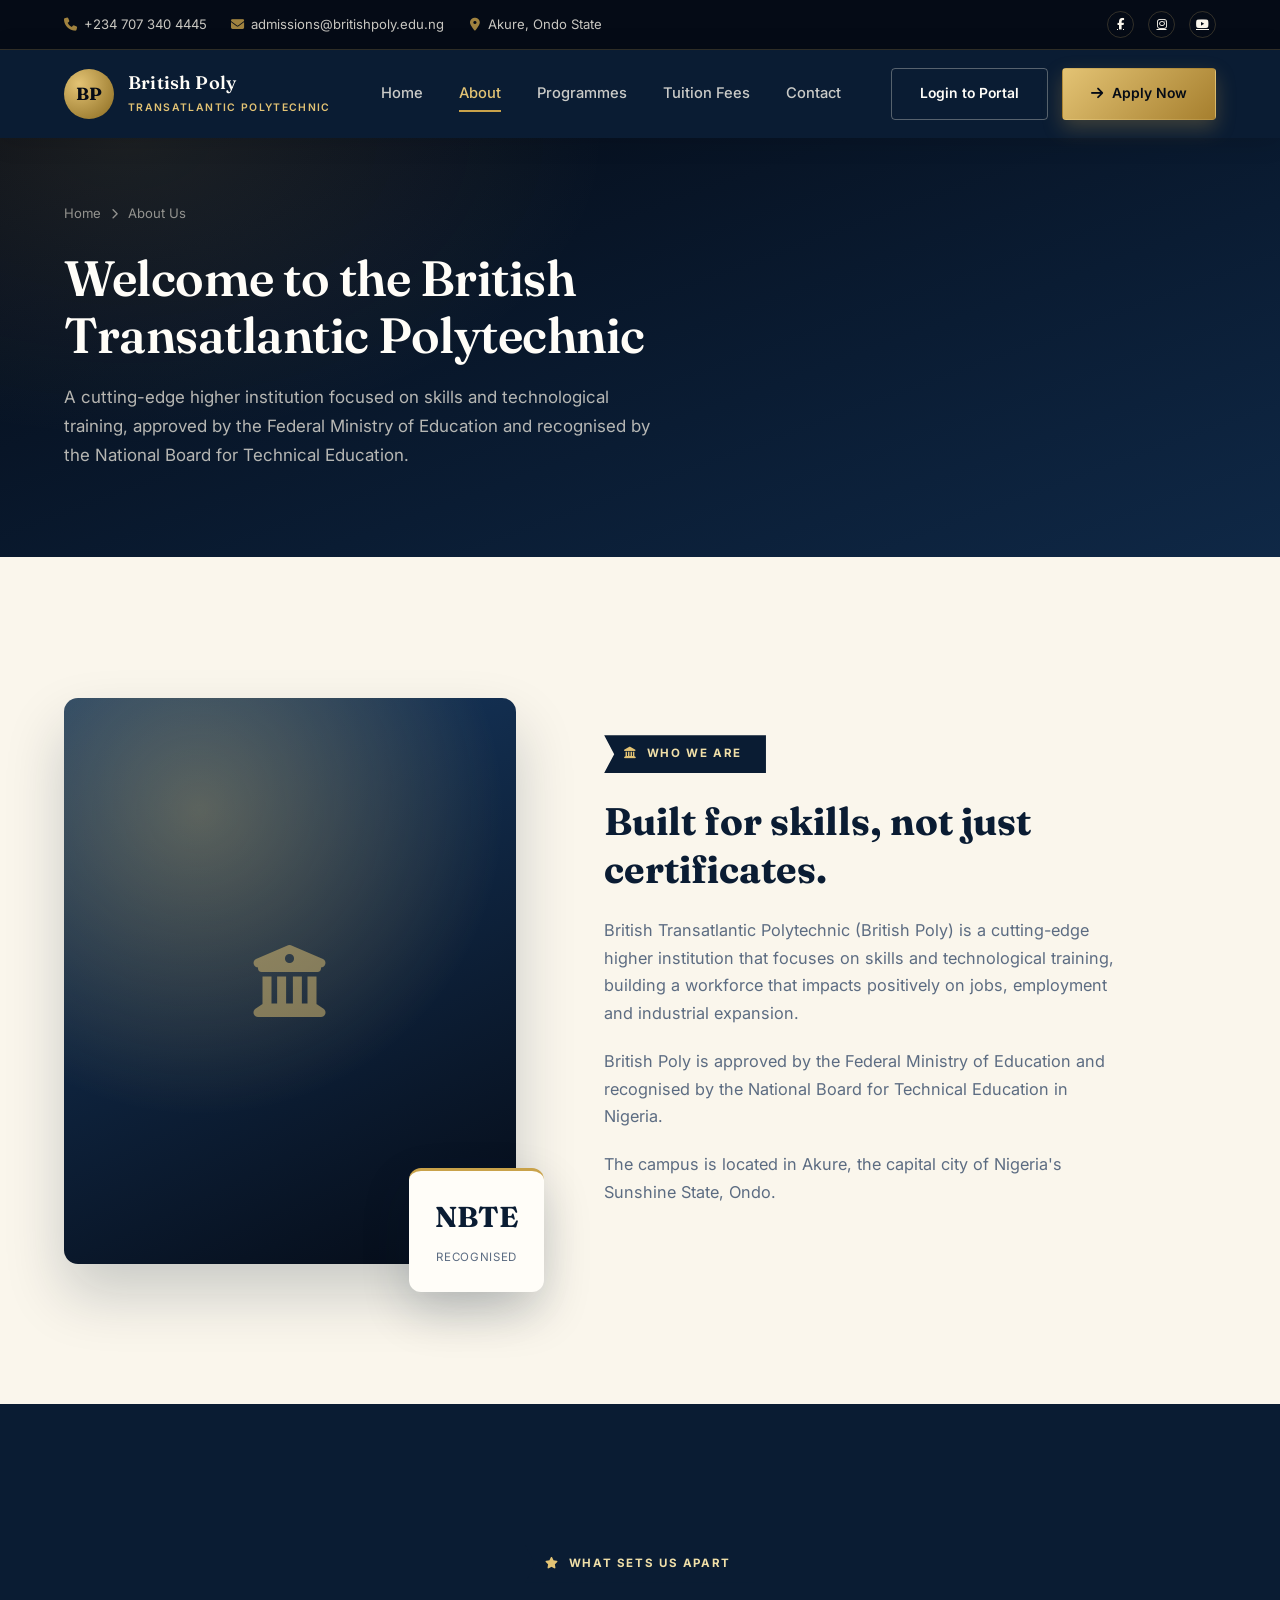
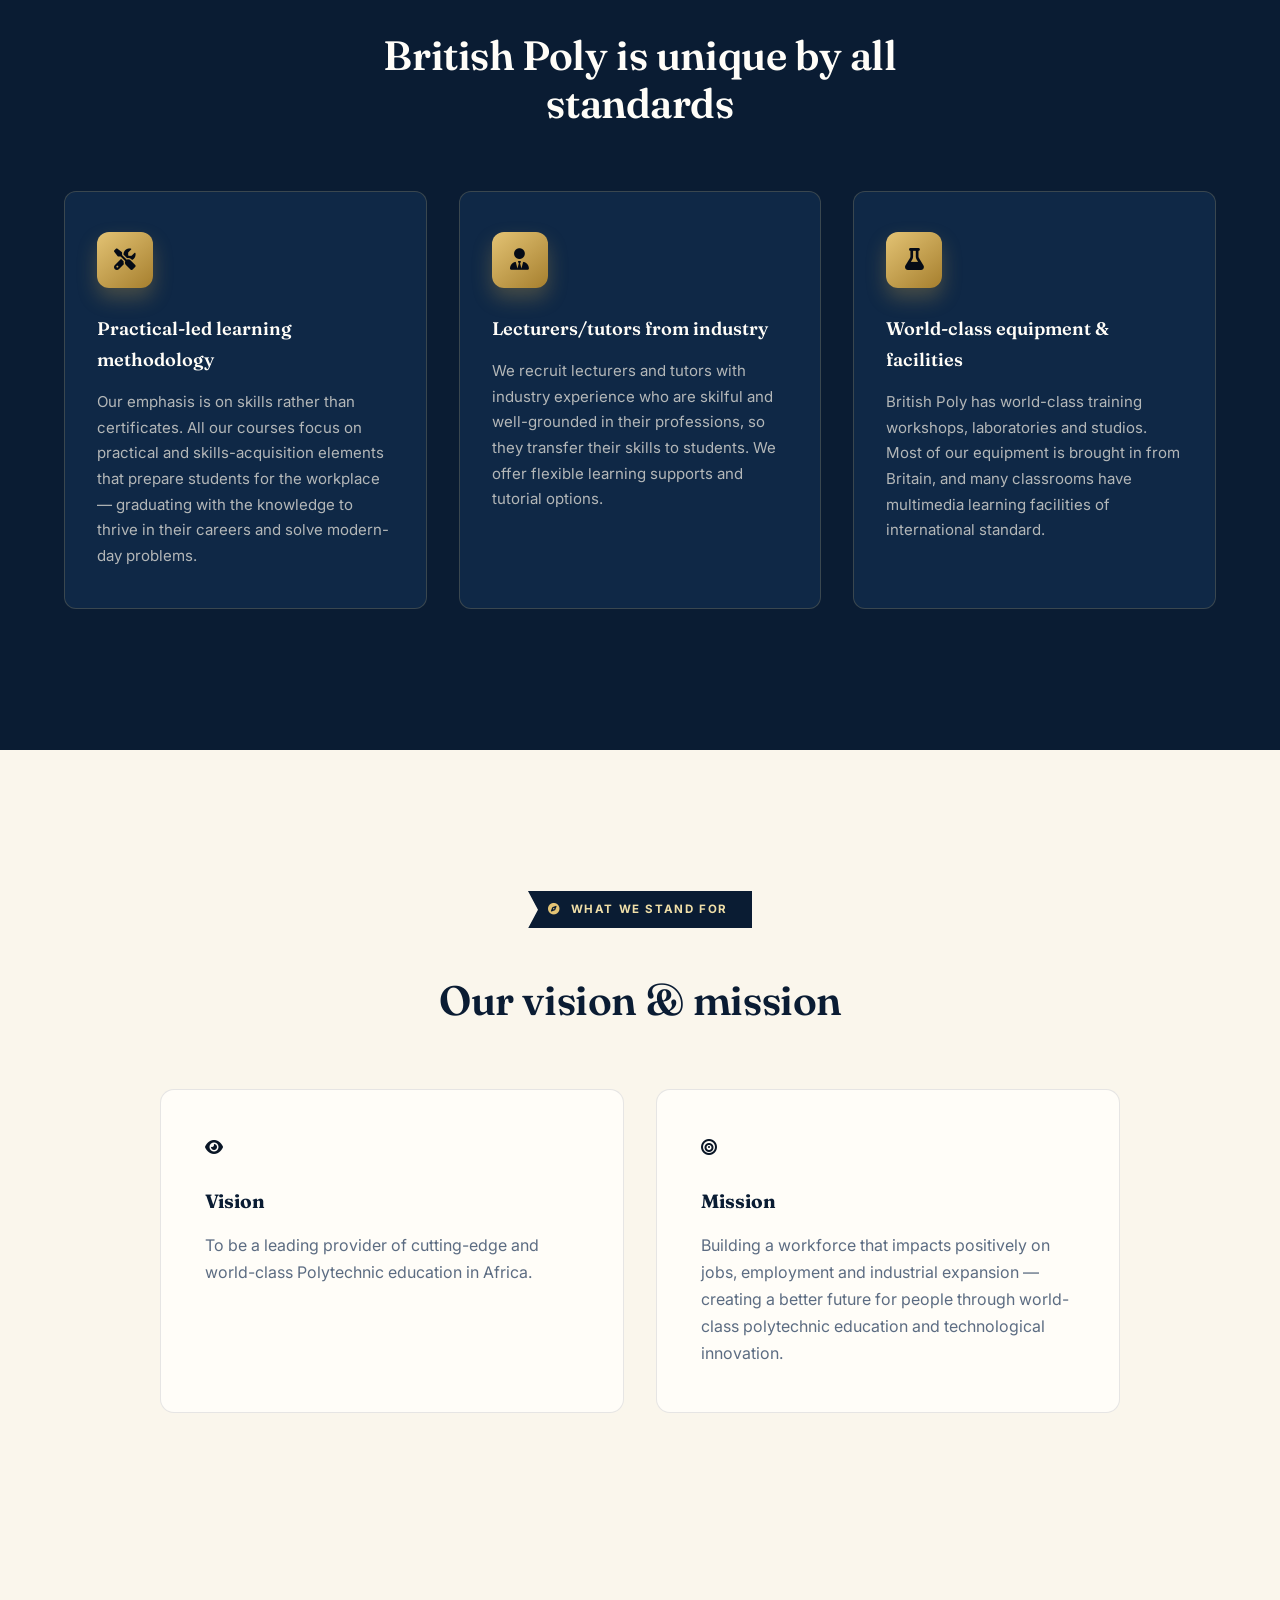
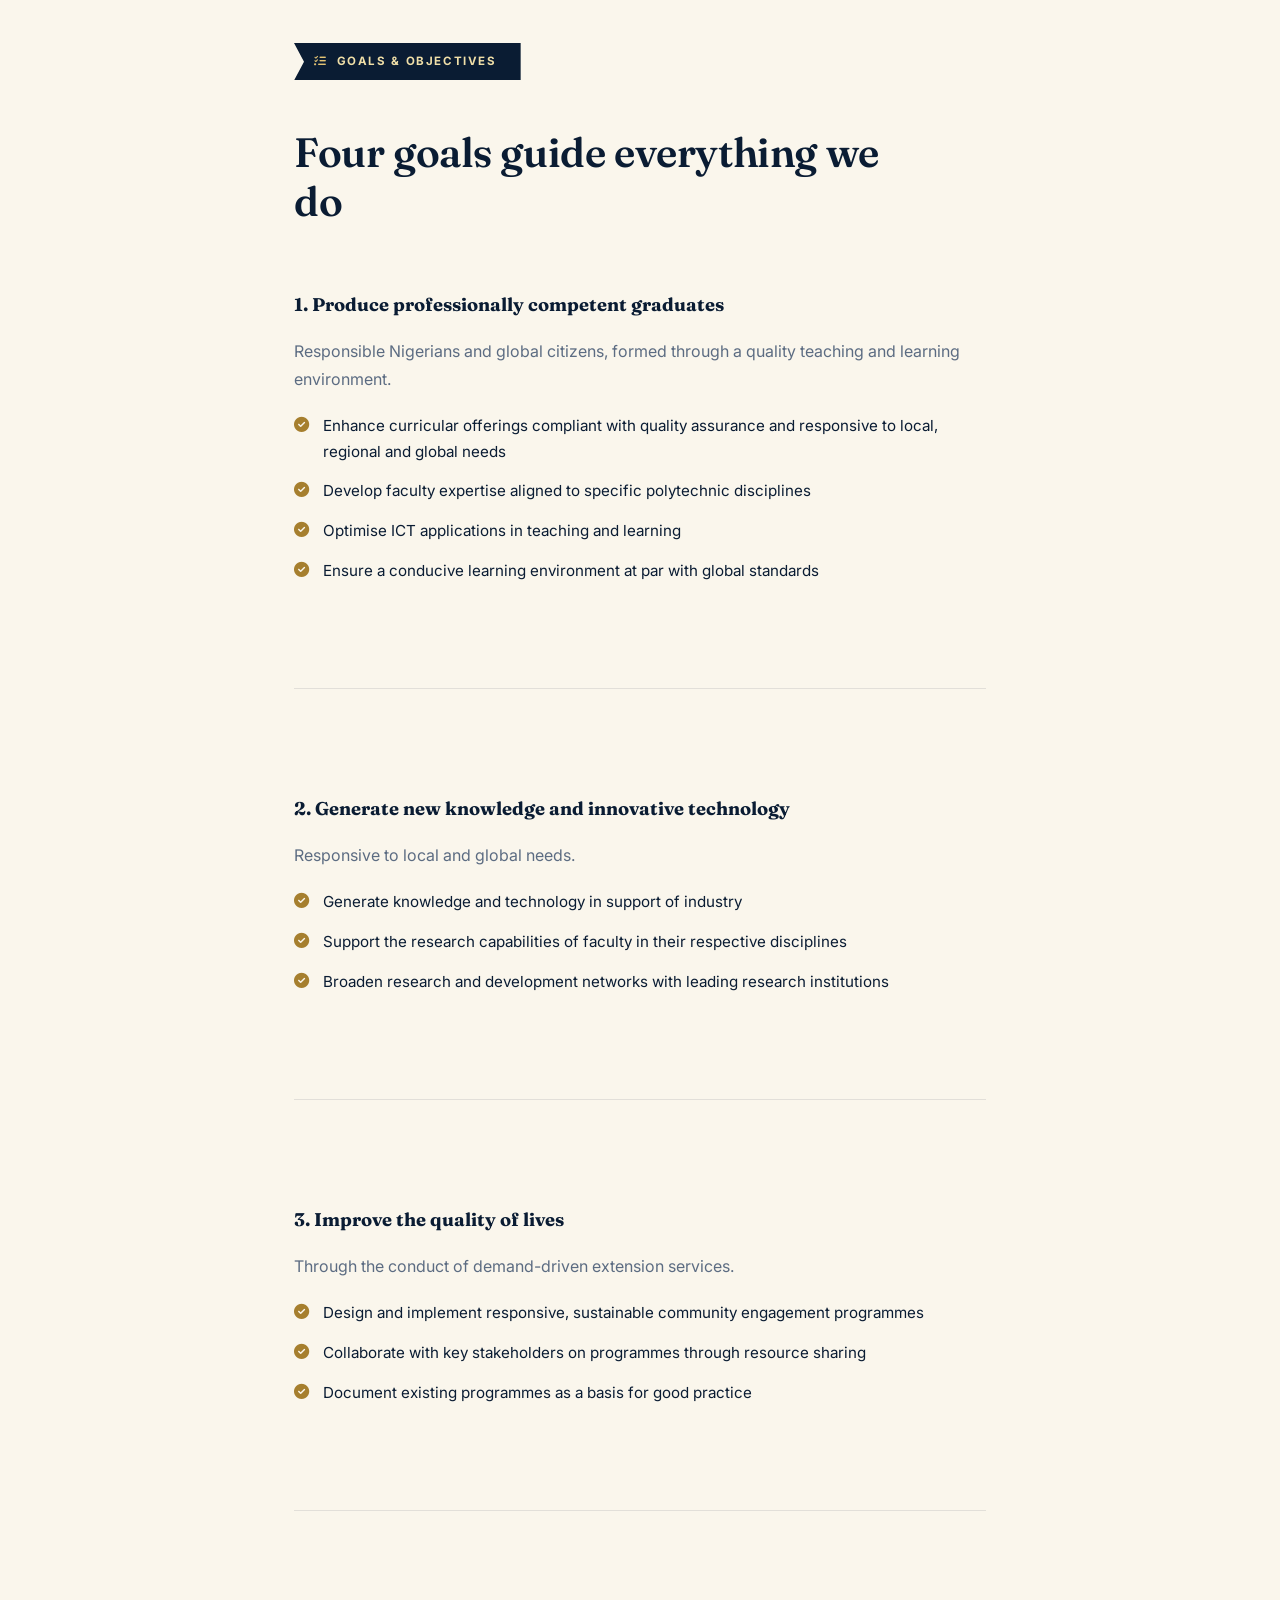
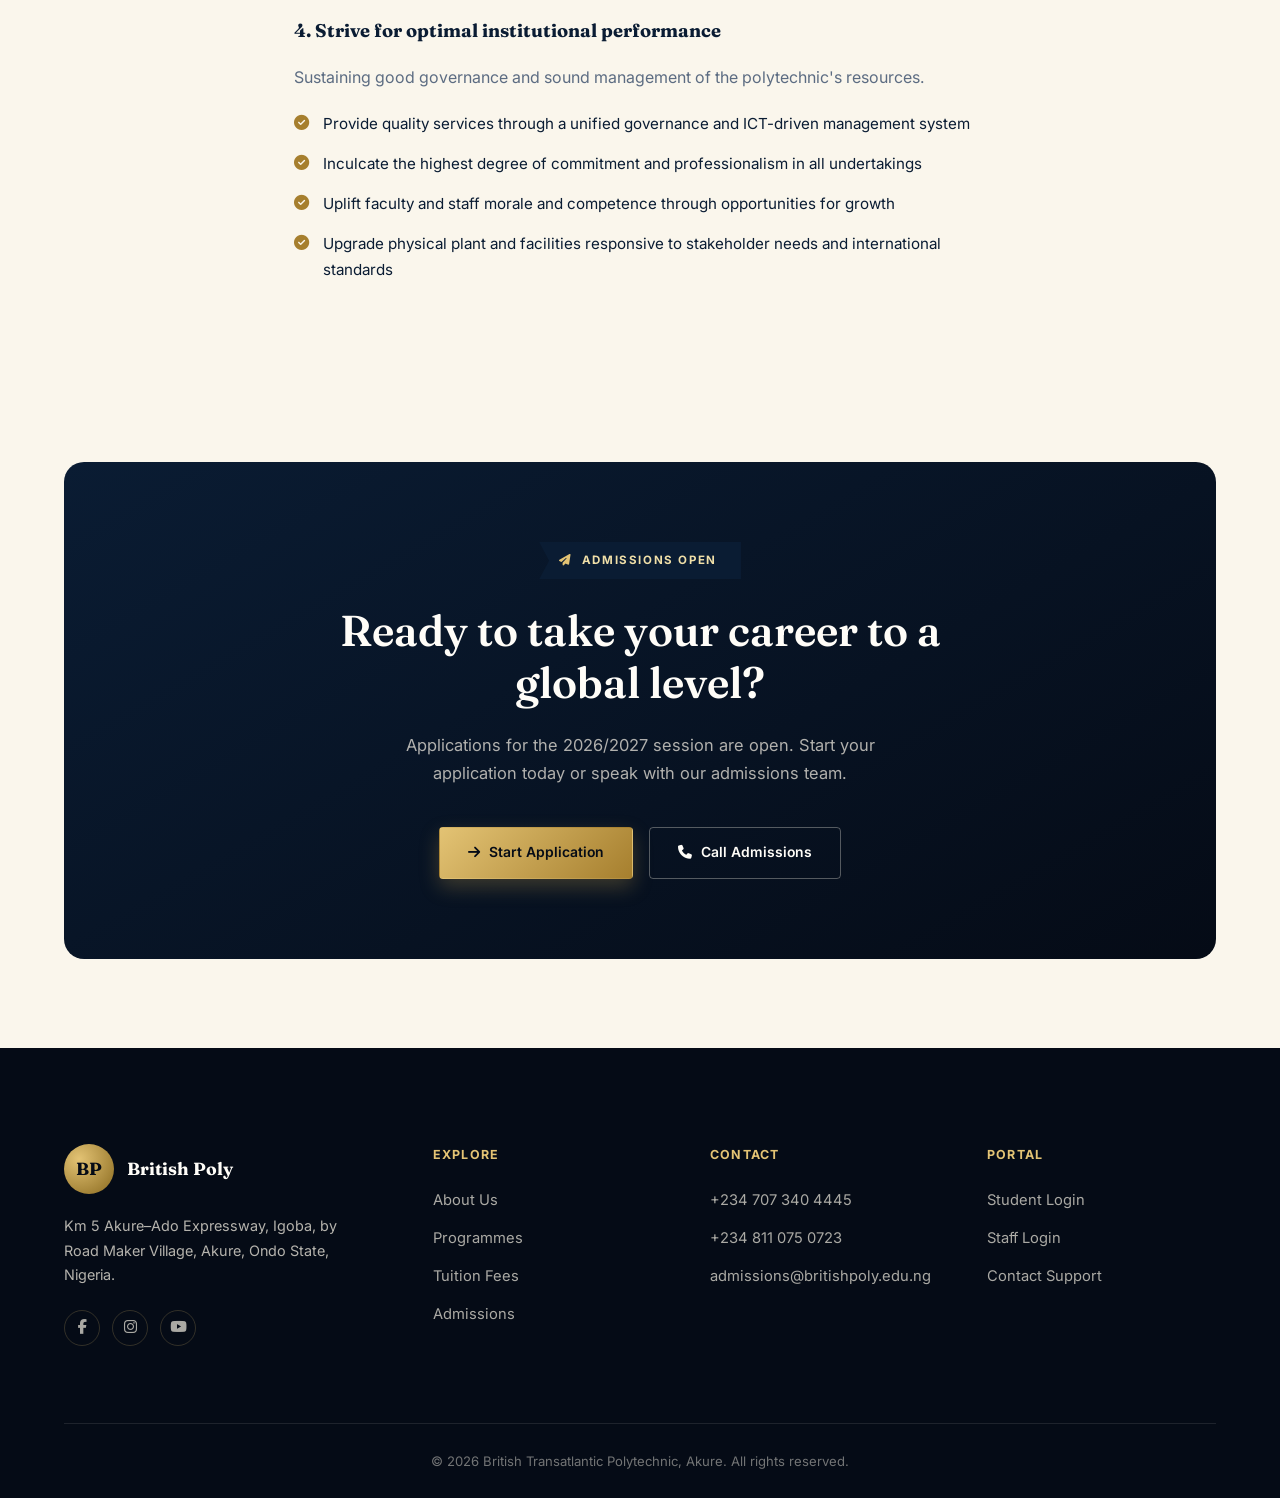
<file: src/pages/about.html>
<!DOCTYPE html>
<html lang="en">
<head>
<meta charset="UTF-8" />
<meta name="viewport" content="width=device-width, initial-scale=1.0" />
<title>About Us — British Transatlantic Polytechnic</title>
<link rel="preconnect" href="https://fonts.googleapis.com">
<link href="https://fonts.googleapis.com/css2?family=Fraunces:opsz,wght@9..144,400;9..144,500;9..144,600;9..144,700;9..144,800&family=Inter:wght@400;500;600;700;800&display=swap" rel="stylesheet">
<link rel="stylesheet" href="https://cdnjs.cloudflare.com/ajax/libs/font-awesome/6.5.1/css/all.min.css">
<link rel="stylesheet" href="./style.css">
</head>
<body>

<div class="topbar">
  <div class="wrap">
    <div class="contacts">
      <a href="tel:+2347073404445"><i class="fas fa-phone"></i>+234 707 340 4445</a>
      <a href="mailto:admissions@britishpoly.edu.ng"><i class="fas fa-envelope"></i>admissions@britishpoly.edu.ng</a>
      <a href="#"><i class="fas fa-location-dot"></i>Akure, Ondo State</a>
    </div>
    <div class="social">
      <a href="#" aria-label="Facebook"><i class="fab fa-facebook-f"></i></a>
      <a href="#" aria-label="Instagram"><i class="fab fa-instagram"></i></a>
      <a href="#" aria-label="YouTube"><i class="fab fa-youtube"></i></a>
    </div>
  </div>
</div>

<header class="nav">
  <div class="wrap">
    <a href="index.html" class="brand">
      <div class="brand-mark">BP</div>
      <div class="brand-name"><b>British Poly</b><span>Transatlantic Polytechnic</span></div>
    </a>
    <nav class="links">
      <a href="index.html">Home</a>
      <a href="about.html" class="active">About</a>
      <a href="course-details.html">Programmes</a>
      <a href="tuition-fees.html">Tuition Fees</a>
      <a href="index.html#contact">Contact</a>
    </nav>
    <div class="navbtns">
      <a href="login.html" class="btn btn-ghost">Login to Portal</a>
      <a href="signup.html" class="btn btn-gold"><i class="fas fa-arrow-right"></i> Apply Now</a>
      <button class="navtoggle" aria-label="Toggle menu"><i class="fas fa-bars"></i></button>
    </div>
  </div>
</header>

<section class="subhero">
  <div class="wrap">
    <div class="crumb"><a href="index.html">Home</a><i class="fas fa-chevron-right"></i><span>About Us</span></div>
    <h1>Welcome to the British Transatlantic Polytechnic</h1>
    <p class="lede">A cutting-edge higher institution focused on skills and technological training, approved by the Federal Ministry of Education and recognised by the National Board for Technical Education.</p>
  </div>
</section>

<section>
  <div class="wrap">
    <div class="about-split">
      <div class="about-visual">
        <div class="about-photo"><i class="fas fa-building-columns"></i></div>
        <div class="about-badge"><b>NBTE</b><span>Recognised</span></div>
      </div>
      <div class="about-copy">
        <div class="ribbon"><i class="fas fa-landmark"></i> Who We Are</div>
        <h2 class="serif" style="font-size:clamp(1.8rem,3vw,2.4rem);margin:24px 0 24px;color:var(--navy-900);line-height:1.25;">Built for skills, not just certificates.</h2>
        <p>British Transatlantic Polytechnic (British Poly) is a cutting-edge higher institution that focuses on skills and technological training, building a workforce that impacts positively on jobs, employment and industrial expansion.</p>
        <p>British Poly is approved by the Federal Ministry of Education and recognised by the National Board for Technical Education in Nigeria.</p>
        <p>The campus is located in Akure, the capital city of Nigeria's Sunshine State, Ondo.</p>
      </div>
    </div>
  </div>
</section>

<section class="dark">
  <div class="wrap">
    <div class="section-head center">
      <div class="ribbon"><i class="fas fa-star"></i> What Sets Us Apart</div>
      <h2 class="serif" style="margin-top:24px;">British Poly is unique by all standards</h2>
    </div>
    <div class="feat-grid">
      <div class="feat" style="background:var(--navy-800);border-color:var(--line-dark);">
        <div class="ic"><i class="fas fa-screwdriver-wrench"></i></div>
        <h4 class="serif" style="color:var(--ivory);">Practical-led learning methodology</h4>
        <p style="color:rgba(249,244,232,.7);">Our emphasis is on skills rather than certificates. All our courses focus on practical and skills-acquisition elements that prepare students for the workplace — graduating with the knowledge to thrive in their careers and solve modern-day problems.</p>
      </div>
      <div class="feat" style="background:var(--navy-800);border-color:var(--line-dark);">
        <div class="ic"><i class="fas fa-user-tie"></i></div>
        <h4 class="serif" style="color:var(--ivory);">Lecturers/tutors from industry</h4>
        <p style="color:rgba(249,244,232,.7);">We recruit lecturers and tutors with industry experience who are skilful and well-grounded in their professions, so they transfer their skills to students. We offer flexible learning supports and tutorial options.</p>
      </div>
      <div class="feat" style="background:var(--navy-800);border-color:var(--line-dark);">
        <div class="ic"><i class="fas fa-flask"></i></div>
        <h4 class="serif" style="color:var(--ivory);">World-class equipment &amp; facilities</h4>
        <p style="color:rgba(249,244,232,.7);">British Poly has world-class training workshops, laboratories and studios. Most of our equipment is brought in from Britain, and many classrooms have multimedia learning facilities of international standard.</p>
      </div>
    </div>
  </div>
</section>

<section>
  <div class="wrap">
    <div class="section-head center">
      <div class="ribbon"><i class="fas fa-compass"></i> What We Stand For</div>
      <h2 class="serif" style="margin-top:24px;">Our vision &amp; mission</h2>
    </div>
    <div class="feat-grid" style="grid-template-columns:1fr 1fr;max-width:960px;margin:0 auto;">
      <div class="panel">
        <div class="ic" style="margin-bottom:24px;"><i class="fas fa-eye"></i></div>
        <h4 class="serif" style="font-size:1.2rem;margin-bottom:14px;color:var(--navy-900);">Vision</h4>
        <p style="color:var(--text-dim);">To be a leading provider of cutting-edge and world-class Polytechnic education in Africa.</p>
      </div>
      <div class="panel">
        <div class="ic" style="margin-bottom:24px;"><i class="fas fa-bullseye"></i></div>
        <h4 class="serif" style="font-size:1.2rem;margin-bottom:14px;color:var(--navy-900);">Mission</h4>
        <p style="color:var(--text-dim);">Building a workforce that impacts positively on jobs, employment and industrial expansion — creating a better future for people through world-class polytechnic education and technological innovation.</p>
      </div>
    </div>
  </div>
</section>

<section class="section-tight">
  <div class="wrap-narrow">
    <div class="section-head">
      <div class="ribbon"><i class="fas fa-list-check"></i> Goals &amp; Objectives</div>
      <h2 class="serif" style="margin-top:24px;">Four goals guide everything we do</h2>
    </div>

    <div style="display:flex;flex-direction:column;gap:56px;">
      <div>
        <h3 class="serif" style="color:var(--navy-900);font-size:1.15rem;margin-bottom:18px;">1. Produce professionally competent graduates</h3>
        <p style="color:var(--text-dim);margin-bottom:20px;">Responsible Nigerians and global citizens, formed through a quality teaching and learning environment.</p>
        <ul style="display:flex;flex-direction:column;gap:14px;">
          <li style="display:flex;gap:14px;color:var(--navy-900);font-size:.95rem;"><i class="fas fa-check-circle" style="color:var(--gold-600);margin-top:4px;flex-shrink:0;"></i>Enhance curricular offerings compliant with quality assurance and responsive to local, regional and global needs</li>
          <li style="display:flex;gap:14px;color:var(--navy-900);font-size:.95rem;"><i class="fas fa-check-circle" style="color:var(--gold-600);margin-top:4px;flex-shrink:0;"></i>Develop faculty expertise aligned to specific polytechnic disciplines</li>
          <li style="display:flex;gap:14px;color:var(--navy-900);font-size:.95rem;"><i class="fas fa-check-circle" style="color:var(--gold-600);margin-top:4px;flex-shrink:0;"></i>Optimise ICT applications in teaching and learning</li>
          <li style="display:flex;gap:14px;color:var(--navy-900);font-size:.95rem;"><i class="fas fa-check-circle" style="color:var(--gold-600);margin-top:4px;flex-shrink:0;"></i>Ensure a conducive learning environment at par with global standards</li>
        </ul>
      </div>

      <hr class="divider">

      <div>
        <h3 class="serif" style="color:var(--navy-900);font-size:1.15rem;margin-bottom:18px;">2. Generate new knowledge and innovative technology</h3>
        <p style="color:var(--text-dim);margin-bottom:20px;">Responsive to local and global needs.</p>
        <ul style="display:flex;flex-direction:column;gap:14px;">
          <li style="display:flex;gap:14px;color:var(--navy-900);font-size:.95rem;"><i class="fas fa-check-circle" style="color:var(--gold-600);margin-top:4px;flex-shrink:0;"></i>Generate knowledge and technology in support of industry</li>
          <li style="display:flex;gap:14px;color:var(--navy-900);font-size:.95rem;"><i class="fas fa-check-circle" style="color:var(--gold-600);margin-top:4px;flex-shrink:0;"></i>Support the research capabilities of faculty in their respective disciplines</li>
          <li style="display:flex;gap:14px;color:var(--navy-900);font-size:.95rem;"><i class="fas fa-check-circle" style="color:var(--gold-600);margin-top:4px;flex-shrink:0;"></i>Broaden research and development networks with leading research institutions</li>
        </ul>
      </div>

      <hr class="divider">

      <div>
        <h3 class="serif" style="color:var(--navy-900);font-size:1.15rem;margin-bottom:18px;">3. Improve the quality of lives</h3>
        <p style="color:var(--text-dim);margin-bottom:20px;">Through the conduct of demand-driven extension services.</p>
        <ul style="display:flex;flex-direction:column;gap:14px;">
          <li style="display:flex;gap:14px;color:var(--navy-900);font-size:.95rem;"><i class="fas fa-check-circle" style="color:var(--gold-600);margin-top:4px;flex-shrink:0;"></i>Design and implement responsive, sustainable community engagement programmes</li>
          <li style="display:flex;gap:14px;color:var(--navy-900);font-size:.95rem;"><i class="fas fa-check-circle" style="color:var(--gold-600);margin-top:4px;flex-shrink:0;"></i>Collaborate with key stakeholders on programmes through resource sharing</li>
          <li style="display:flex;gap:14px;color:var(--navy-900);font-size:.95rem;"><i class="fas fa-check-circle" style="color:var(--gold-600);margin-top:4px;flex-shrink:0;"></i>Document existing programmes as a basis for good practice</li>
        </ul>
      </div>

      <hr class="divider">

      <div>
        <h3 class="serif" style="color:var(--navy-900);font-size:1.15rem;margin-bottom:18px;">4. Strive for optimal institutional performance</h3>
        <p style="color:var(--text-dim);margin-bottom:20px;">Sustaining good governance and sound management of the polytechnic's resources.</p>
        <ul style="display:flex;flex-direction:column;gap:14px;">
          <li style="display:flex;gap:14px;color:var(--navy-900);font-size:.95rem;"><i class="fas fa-check-circle" style="color:var(--gold-600);margin-top:4px;flex-shrink:0;"></i>Provide quality services through a unified governance and ICT-driven management system</li>
          <li style="display:flex;gap:14px;color:var(--navy-900);font-size:.95rem;"><i class="fas fa-check-circle" style="color:var(--gold-600);margin-top:4px;flex-shrink:0;"></i>Inculcate the highest degree of commitment and professionalism in all undertakings</li>
          <li style="display:flex;gap:14px;color:var(--navy-900);font-size:.95rem;"><i class="fas fa-check-circle" style="color:var(--gold-600);margin-top:4px;flex-shrink:0;"></i>Uplift faculty and staff morale and competence through opportunities for growth</li>
          <li style="display:flex;gap:14px;color:var(--navy-900);font-size:.95rem;"><i class="fas fa-check-circle" style="color:var(--gold-600);margin-top:4px;flex-shrink:0;"></i>Upgrade physical plant and facilities responsive to stakeholder needs and international standards</li>
        </ul>
      </div>
    </div>
  </div>
</section>

<section class="section-tight">
  <div class="wrap">
    <div class="cta-band">
      <div class="ribbon"><i class="fas fa-paper-plane"></i> Admissions Open</div>
      <h2 class="serif">Ready to take your career to a global level?</h2>
      <p>Applications for the 2026/2027 session are open. Start your application today or speak with our admissions team.</p>
      <div class="ctas">
        <a href="signup.html" class="btn btn-gold"><i class="fas fa-arrow-right"></i> Start Application</a>
        <a href="tel:+2347073404445" class="btn btn-ghost"><i class="fas fa-phone"></i> Call Admissions</a>
      </div>
    </div>
  </div>
</section>

<footer>
  <div class="wrap">
    <div class="foot-top">
      <div class="foot-col">
        <div class="foot-brand"><div class="brand-mark">BP</div><b>British Poly</b></div>
        <p>Km 5 Akure–Ado Expressway, Igoba, by Road Maker Village, Akure, Ondo State, Nigeria.</p>
        <div class="foot-social">
          <a href="#" aria-label="Facebook"><i class="fab fa-facebook-f"></i></a>
          <a href="#" aria-label="Instagram"><i class="fab fa-instagram"></i></a>
          <a href="#" aria-label="YouTube"><i class="fab fa-youtube"></i></a>
        </div>
      </div>
      <div class="foot-col">
        <h5>Explore</h5>
        <a href="about.html">About Us</a>
        <a href="course-details.html">Programmes</a>
        <a href="tuition-fees.html">Tuition Fees</a>
        <a href="signup.html">Admissions</a>
      </div>
      <div class="foot-col">
        <h5>Contact</h5>
        <a href="tel:+2347073404445">+234 707 340 4445</a>
        <a href="tel:+2348110750723">+234 811 075 0723</a>
        <a href="mailto:admissions@britishpoly.edu.ng">admissions@britishpoly.edu.ng</a>
      </div>
      <div class="foot-col">
        <h5>Portal</h5>
        <a href="login.html">Student Login</a>
        <a href="login.html">Staff Login</a>
        <a href="index.html#contact">Contact Support</a>
      </div>
    </div>
    <div class="foot-bottom">© 2026 British Transatlantic Polytechnic, Akure. All rights reserved.</div>
  </div>
</footer>

<script>
  const toggle = document.querySelector('.navtoggle');
  const links = document.querySelector('nav.links');
  toggle.addEventListener('click', () => {
    const open = links.style.display === 'flex';
    links.style.cssText = open ? '' : 'display:flex;flex-direction:column;position:absolute;top:100%;left:0;right:0;background:#0a1c33;padding:24px 32px;gap:20px;border-top:1px solid rgba(227,195,116,.2);';
  });
</script>
</body>
</html>
</file>
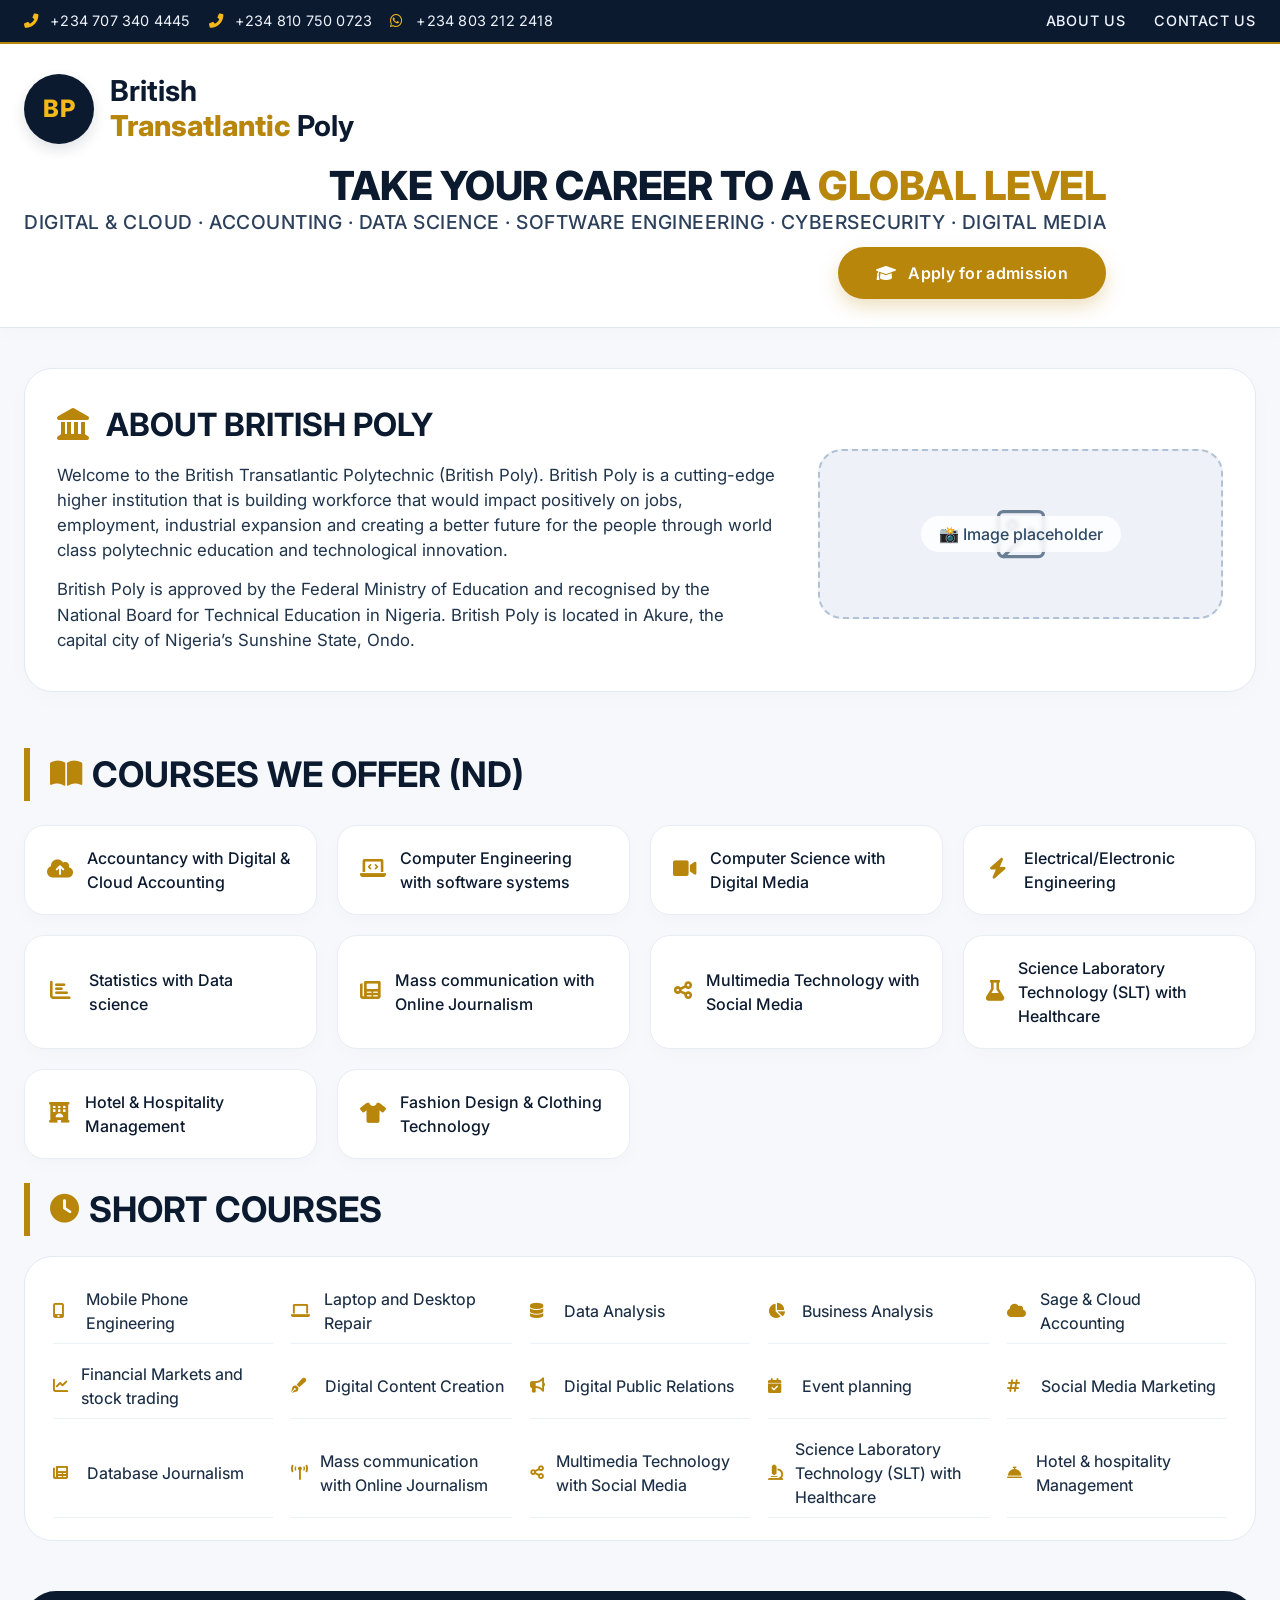
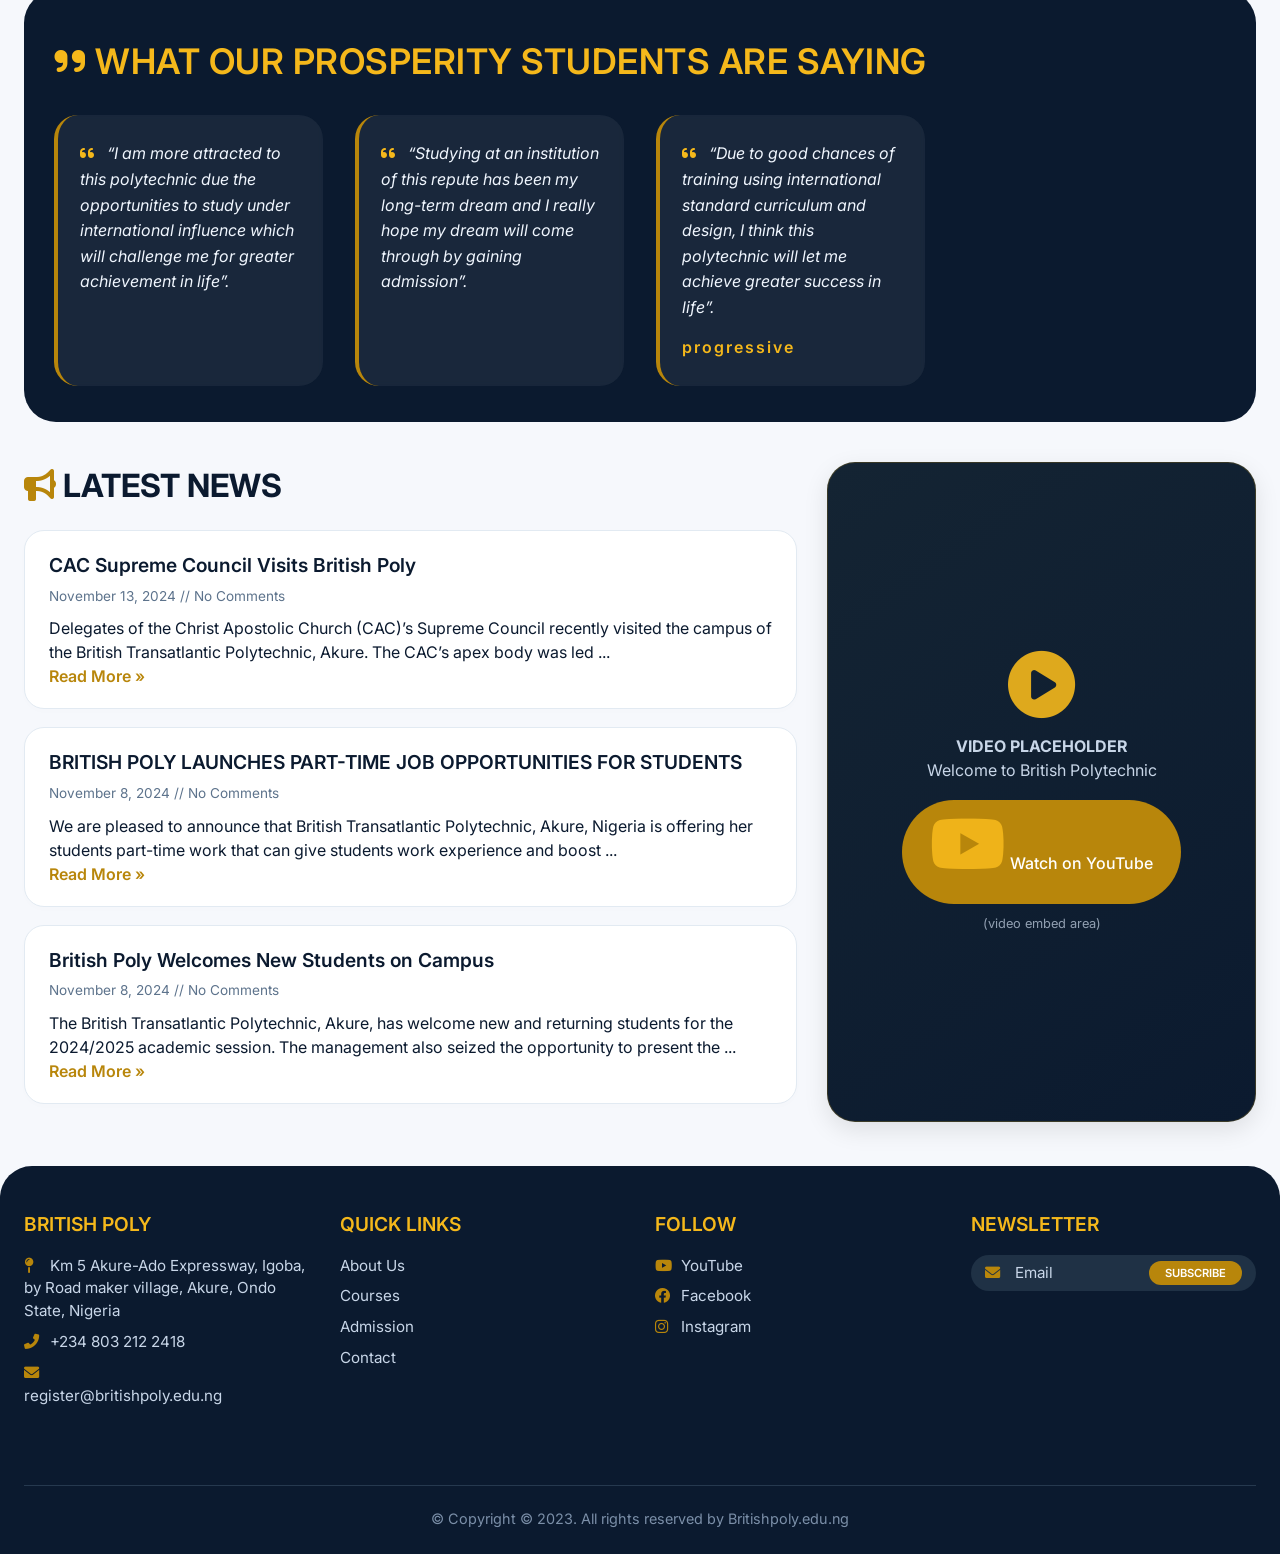
<file: src/pages/Landingpage.html>
<!DOCTYPE html>
<html lang="en">
<head>
  <meta charset="UTF-8" />
  <meta name="viewport" content="width=device-width, initial-scale=1.0, maximum-scale=1.5" />
  <title>British Transatlantic Polytechnic</title>
  <!-- Font Awesome 6 (free) -->
  <link rel="stylesheet" href="https://cdnjs.cloudflare.com/ajax/libs/font-awesome/6.0.0-beta3/css/all.min.css" />
  <!-- Google Font (Inter) -->
  <link href="https://fonts.googleapis.com/css2?family=Inter:opsz,wght@14..32,400;14..32,500;14..32,600;14..32,700;14..32,800&display=swap" rel="stylesheet" />
  <style>
    * {
      margin: 0;
      padding: 0;
      box-sizing: border-box;
    }

    body {
      font-family: 'Inter', -apple-system, BlinkMacSystemFont, sans-serif;
      background: #f6f8fc;
      color: #0b1a2f;
      line-height: 1.5;
    }

    .container {
      max-width: 1280px;
      margin: 0 auto;
      padding: 0 24px;
    }

    /* ---------- TOP BAR ---------- */
    .top-bar {
      background: #0b1a2f;
      color: #eef3fc;
      padding: 10px 0;
      font-size: 0.9rem;
      border-bottom: 2px solid #b8860b;
    }

    .top-bar .container {
      display: flex;
      flex-wrap: wrap;
      justify-content: space-between;
      align-items: center;
      gap: 8px 20px;
    }

    .top-bar .contact-info {
      display: flex;
      flex-wrap: wrap;
      gap: 18px;
      align-items: center;
    }

    .top-bar .contact-info i {
      color: #f5b81b;
      width: 18px;
      margin-right: 4px;
    }

    .top-bar .contact-info a,
    .top-bar .contact-info span {
      color: #eef3fc;
      text-decoration: none;
      font-weight: 400;
      letter-spacing: 0.2px;
    }

    .top-bar .contact-info a:hover {
      color: #f5b81b;
    }

    .top-nav-links {
      display: flex;
      gap: 28px;
      align-items: center;
    }

    .top-nav-links a {
      color: #eef3fc;
      text-decoration: none;
      font-weight: 500;
      font-size: 0.9rem;
      text-transform: uppercase;
      letter-spacing: 0.8px;
      transition: 0.2s;
    }

    .top-nav-links a:hover {
      color: #f5b81b;
    }

    /* ---------- HERO / LOGO + TAGLINE ---------- */
    .hero-section {
      background: white;
      padding: 30px 0 28px;
      box-shadow: 0 4px 20px rgba(0, 0, 0, 0.02);
      border-bottom: 1px solid #e2e8f0;
    }

    .hero-section .container {
      display: flex;
      flex-wrap: wrap;
      align-items: center;
      justify-content: space-between;
      gap: 20px 30px;
    }

    .brand {
      display: flex;
      align-items: center;
      gap: 16px;
    }

    .logo-symbol {
      width: 70px;
      height: 70px;
      background: #0b1a2f;
      border-radius: 50%;
      display: flex;
      align-items: center;
      justify-content: center;
      font-weight: 800;
      font-size: 24px;
      color: #f5b81b;
      letter-spacing: 1px;
      box-shadow: 0 6px 14px rgba(11, 26, 47, 0.12);
      flex-shrink: 0;
    }

    .brand-text {
      font-size: 1.8rem;
      font-weight: 700;
      color: #0b1a2f;
      line-height: 1.2;
    }

    .brand-text span {
      color: #b8860b;
      font-weight: 800;
    }

    .hero-cta {
      text-align: right;
    }

    .hero-cta h1 {
      font-size: 2.5rem;
      font-weight: 800;
      color: #0b1a2f;
      line-height: 1.1;
      letter-spacing: -0.5px;
    }

    .hero-cta h1 .highlight {
      color: #b8860b;
    }

    .hero-cta .sub-tag {
      display: block;
      font-size: 1.2rem;
      font-weight: 500;
      color: #2c405c;
      letter-spacing: 0.5px;
      margin-top: 4px;
    }

    .apply-btn {
      display: inline-block;
      margin-top: 14px;
      background: #b8860b;
      color: #fff;
      padding: 14px 38px;
      border-radius: 60px;
      font-weight: 600;
      font-size: 1rem;
      text-decoration: none;
      box-shadow: 0 8px 18px rgba(184, 134, 11, 0.25);
      transition: 0.25s;
      border: none;
      cursor: pointer;
      letter-spacing: 0.3px;
    }

    .apply-btn i {
      margin-right: 8px;
    }

    .apply-btn:hover {
      background: #0b1a2f;
      box-shadow: 0 10px 24px rgba(11, 26, 47, 0.3);
      transform: translateY(-2px);
    }

    /* ---------- SECTION TITLES ---------- */
    .section-title {
      font-size: 2.2rem;
      font-weight: 700;
      color: #0b1a2f;
      margin: 56px 0 18px;
      border-left: 6px solid #b8860b;
      padding-left: 20px;
      display: flex;
      align-items: center;
      gap: 10px;
    }

    .section-title i {
      color: #b8860b;
      font-size: 1.8rem;
    }

    .section-sub {
      color: #38506b;
      margin-top: -8px;
      margin-bottom: 32px;
      font-size: 1.1rem;
      padding-left: 26px;
    }

    /* ---------- COURSE GRID (ND) ---------- */
    .course-grid {
      display: grid;
      grid-template-columns: repeat(auto-fill, minmax(260px, 1fr));
      gap: 20px;
      margin: 24px 0 10px;
    }

    .course-card {
      background: white;
      padding: 20px 22px;
      border-radius: 20px;
      box-shadow: 0 6px 18px rgba(0, 0, 0, 0.02);
      border: 1px solid #e9eef4;
      font-weight: 500;
      color: #0b1a2f;
      transition: 0.2s;
      display: flex;
      align-items: center;
      gap: 14px;
    }

    .course-card i {
      color: #b8860b;
      font-size: 1.3rem;
      width: 28px;
      text-align: center;
    }

    .course-card:hover {
      border-color: #b8860b;
      background: #fdfbf7;
      transform: translateY(-4px);
      box-shadow: 0 12px 28px rgba(184, 134, 11, 0.06);
    }

    /* ---------- ABOUT (with image placeholder) ---------- */
    .about-block {
      background: white;
      border-radius: 28px;
      padding: 32px 32px 24px;
      margin: 40px 0 28px;
      box-shadow: 0 6px 24px rgba(0, 0, 0, 0.02);
      border: 1px solid #e2eaf2;
      display: flex;
      flex-wrap: wrap;
      gap: 40px;
      align-items: center;
    }

    .about-text {
      flex: 2;
      min-width: 270px;
    }

    .about-text h2 {
      color: #0b1a2f;
      font-size: 2rem;
      font-weight: 700;
      margin-bottom: 14px;
    }

    .about-text h2 i {
      color: #b8860b;
      margin-right: 10px;
    }

    .about-text p {
      color: #1f344b;
      font-size: 1.05rem;
      margin-bottom: 14px;
    }

    .about-image-placeholder {
      flex: 1;
      min-width: 200px;
      min-height: 170px;
      background: #dce5ef;
      border-radius: 24px;
      display: flex;
      align-items: center;
      justify-content: center;
      background-image: url('data:image/svg+xml;utf8,<svg xmlns="http://www.w3.org/2000/svg" width="60" height="60" viewBox="0 0 24 24" fill="none" stroke="%236b7f94" stroke-width="1.3" stroke-linecap="round" stroke-linejoin="round"><rect x="3" y="3" width="18" height="18" rx="2"/><circle cx="8.5" cy="8.5" r="1.8"/><path d="M21 15l-5-5L5 21"/></svg>');
      background-repeat: no-repeat;
      background-position: center;
      background-size: 60px;
      background-color: #eef2f8;
      border: 2px dashed #b0c2d4;
      color: #2f4a66;
      font-weight: 500;
      padding: 20px;
      text-align: center;
    }

    .about-image-placeholder span {
      background: rgba(255, 255, 255, 0.8);
      padding: 6px 18px;
      border-radius: 40px;
      backdrop-filter: blur(2px);
    }

    /* ---------- SHORT COURSES ---------- */
    .short-grid {
      display: grid;
      grid-template-columns: repeat(auto-fill, minmax(210px, 1fr));
      gap: 10px 18px;
      margin: 20px 0 30px;
      background: white;
      padding: 22px 28px;
      border-radius: 28px;
      border: 1px solid #e2eaf2;
    }

    .short-item {
      display: flex;
      align-items: center;
      gap: 12px;
      padding: 8px 0;
      color: #1a2d44;
      font-weight: 450;
      border-bottom: 1px solid #edf2f8;
    }

    .short-item i {
      color: #b8860b;
      width: 22px;
      font-size: 0.95rem;
    }

    /* ---------- TESTIMONIALS ---------- */
    .testimonial-wrap {
      background: #0b1a2f;
      color: #f0f6fe;
      padding: 44px 0 36px;
      border-radius: 32px;
      margin: 50px 0 30px;
    }

    .testimonial-wrap .container {
      padding: 0 30px;
    }

    .testimonial-wrap h2 {
      font-size: 2.2rem;
      font-weight: 600;
      margin-bottom: 28px;
      color: #f5b81b;
      letter-spacing: 0.5px;
    }

    .testimonial-grid {
      display: grid;
      grid-template-columns: repeat(auto-fill, minmax(240px, 1fr));
      gap: 32px;
    }

    .testi-card {
      background: rgba(255, 255, 255, 0.06);
      padding: 26px 22px;
      border-radius: 24px;
      backdrop-filter: blur(2px);
      border-left: 4px solid #b8860b;
      font-style: italic;
      font-size: 1rem;
      line-height: 1.6;
    }

    .testi-card i {
      color: #f5b81b;
      margin-right: 8px;
    }

    .testi-card .prog {
      margin-top: 14px;
      font-weight: 600;
      color: #f5b81b;
      font-style: normal;
      letter-spacing: 2px;
    }

    /* ---------- NEWS + VIDEO PLACEHOLDER ---------- */
    .news-row {
      display: flex;
      flex-wrap: wrap;
      gap: 30px;
      margin: 40px 0 30px;
    }

    .news-col {
      flex: 2;
      min-width: 280px;
    }

    .news-col h3 {
      font-size: 2rem;
      font-weight: 700;
      color: #0b1a2f;
      margin-bottom: 20px;
    }

    .news-card {
      background: white;
      padding: 20px 24px;
      border-radius: 20px;
      margin-bottom: 18px;
      border: 1px solid #e2eaf2;
      box-shadow: 0 2px 10px rgba(0, 0, 0, 0.01);
      transition: 0.15s;
    }

    .news-card:hover {
      border-color: #b8860b40;
    }

    .news-card h4 {
      font-size: 1.2rem;
      color: #0b1a2f;
      font-weight: 600;
    }

    .news-card .meta {
      color: #5d738c;
      font-size: 0.85rem;
      margin: 6px 0 10px;
    }

    .news-card .read-more {
      color: #b8860b;
      font-weight: 600;
      text-decoration: none;
    }

    .news-card .read-more:hover {
      text-decoration: underline;
    }

    .video-placeholder {
      flex: 1;
      min-width: 230px;
      background: linear-gradient(145deg, #142433, #0b1a2f);
      border-radius: 28px;
      display: flex;
      flex-direction: column;
      align-items: center;
      justify-content: center;
      padding: 30px 20px;
      color: white;
      min-height: 230px;
      border: 1px solid #b8860b40;
      box-shadow: 0 8px 24px rgba(0, 0, 0, 0.1);
    }

    .video-placeholder i {
      font-size: 4.2rem;
      color: #f5b81b;
      margin-bottom: 16px;
      opacity: 0.9;
    }

    .video-placeholder p {
      font-size: 1rem;
      font-weight: 400;
      color: #c8d6e8;
      text-align: center;
    }

    .video-placeholder .video-btn {
      margin-top: 18px;
      background: #b8860b;
      padding: 10px 28px;
      border-radius: 60px;
      color: white;
      text-decoration: none;
      font-weight: 500;
      transition: 0.2s;
    }

    .video-placeholder .video-btn:hover {
      background: #f5b81b;
      color: #0b1a2f;
    }

    /* ---------- FOOTER ---------- */
    .footer {
      background: #0b1a2f;
      color: #c8d6e8;
      padding: 44px 0 24px;
      margin-top: 44px;
      border-radius: 32px 32px 0 0;
    }

    .footer .container {
      display: flex;
      flex-wrap: wrap;
      justify-content: space-between;
      gap: 30px;
    }

    .footer-col {
      flex: 1 1 170px;
    }

    .footer-col h4 {
      color: #f5b81b;
      font-weight: 600;
      margin-bottom: 16px;
      font-size: 1.2rem;
    }

    .footer-col p,
    .footer-col a {
      color: #c8d6e8;
      text-decoration: none;
      display: block;
      margin-bottom: 8px;
      font-size: 0.95rem;
    }

    .footer-col a:hover {
      color: #f5b81b;
    }

    .footer-col i {
      width: 22px;
      color: #b8860b;
    }

    .footer-bottom {
      margin-top: 40px;
      border-top: 1px solid #26394f;
      padding-top: 22px;
      text-align: center;
      font-size: 0.9rem;
      color: #7b8fa8;
      width: 100%;
    }

    /* ---------- RESPONSIVE ---------- */
    @media (max-width: 768px) {
      .hero-section .container {
        flex-direction: column;
        align-items: flex-start;
      }
      .hero-cta {
        text-align: left;
        width: 100%;
      }
      .hero-cta h1 {
        font-size: 2rem;
      }
      .top-bar .container {
        flex-direction: column;
        align-items: flex-start;
      }
      .top-nav-links {
        flex-wrap: wrap;
        gap: 14px;
      }
      .about-block {
        flex-direction: column;
      }
      .testimonial-wrap .container {
        padding: 0 16px;
      }
    }

    @media (max-width: 480px) {
      .course-grid {
        grid-template-columns: 1fr;
      }
      .short-grid {
        grid-template-columns: 1fr;
        padding: 16px;
      }
      .testimonial-grid {
        grid-template-columns: 1fr;
      }
      .brand-text {
        font-size: 1.4rem;
      }
    }
  </style>
</head>
<body>

<!-- TOP BAR -->
<div class="top-bar">
  <div class="container">
    <div class="contact-info">
      <span><i class="fas fa-phone-alt"></i> <a href="tel:+2347073404445">+234 707 340 4445</a></span>
      <span><i class="fas fa-phone-alt"></i> <a href="tel:+2348107500723">+234 810 750 0723</a></span>
      <span><i class="fab fa-whatsapp"></i> <a href="https://wa.me/2348032122418">+234 803 212 2418</a></span>
    </div>
    <div class="top-nav-links">
      <a href="#">About Us</a>
      <a href="#">Contact Us</a>
    </div>
  </div>
</div>

<!-- HERO -->
<section class="hero-section">
  <div class="container">
    <div class="brand">
      <div class="logo-symbol">BP</div>
      <div class="brand-text">British<br><span>Transatlantic</span> Poly</div>
    </div>
    <div class="hero-cta">
      <h1>TAKE YOUR CAREER TO A <span class="highlight">GLOBAL LEVEL</span>
        <span class="sub-tag">DIGITAL &amp; CLOUD · ACCOUNTING · DATA SCIENCE · SOFTWARE ENGINEERING · CYBERSECURITY · DIGITAL MEDIA</span>
      </h1>
      <a href="#" class="apply-btn"><i class="fas fa-graduation-cap"></i> Apply for admission</a>
    </div>
  </div>
</section>

<div class="container">

  <!-- ABOUT + IMAGE PLACEHOLDER -->
  <div class="about-block">
    <div class="about-text">
      <h2><i class="fas fa-landmark"></i> ABOUT BRITISH POLY</h2>
      <p>Welcome to the British Transatlantic Polytechnic (British Poly). British Poly is a cutting-edge higher institution that is building workforce that would impact positively on jobs, employment, industrial expansion and creating a better future for the people through world class polytechnic education and technological innovation.</p>
      <p>British Poly is approved by the Federal Ministry of Education and recognised by the National Board for Technical Education in Nigeria. British Poly is located in Akure, the capital city of Nigeria’s Sunshine State, Ondo.</p>
    </div>
    <div class="about-image-placeholder">
      <span>📸 Image placeholder</span>
    </div>
  </div>

  <!-- COURSES (National Diploma) -->
  <h2 class="section-title"><i class="fas fa-book-open"></i> COURSES WE OFFER (ND)</h2>
  <div class="course-grid">
    <div class="course-card"><i class="fas fa-cloud-upload-alt"></i> Accountancy with Digital &amp; Cloud Accounting</div>
    <div class="course-card"><i class="fas fa-laptop-code"></i> Computer Engineering with software systems</div>
    <div class="course-card"><i class="fas fa-video"></i> Computer Science with Digital Media</div>
    <div class="course-card"><i class="fas fa-bolt"></i> Electrical/Electronic Engineering</div>
    <div class="course-card"><i class="fas fa-chart-bar"></i> Statistics with Data science</div>
    <div class="course-card"><i class="fas fa-newspaper"></i> Mass communication with Online Journalism</div>
    <div class="course-card"><i class="fas fa-share-alt"></i> Multimedia Technology with Social Media</div>
    <div class="course-card"><i class="fas fa-flask"></i> Science Laboratory Technology (SLT) with Healthcare</div>
    <div class="course-card"><i class="fas fa-hotel"></i> Hotel &amp; Hospitality Management</div>
    <div class="course-card"><i class="fas fa-tshirt"></i> Fashion Design &amp; Clothing Technology</div>
  </div>

  <!-- SHORT COURSES -->
  <h2 class="section-title" style="margin-top: 24px;"><i class="fas fa-clock"></i> SHORT COURSES</h2>
  <div class="short-grid">
    <div class="short-item"><i class="fas fa-mobile-alt"></i> Mobile Phone Engineering</div>
    <div class="short-item"><i class="fas fa-laptop"></i> Laptop and Desktop Repair</div>
    <div class="short-item"><i class="fas fa-database"></i> Data Analysis</div>
    <div class="short-item"><i class="fas fa-chart-pie"></i> Business Analysis</div>
    <div class="short-item"><i class="fas fa-cloud"></i> Sage &amp; Cloud Accounting</div>
    <div class="short-item"><i class="fas fa-chart-line"></i> Financial Markets and stock trading</div>
    <div class="short-item"><i class="fas fa-pen-fancy"></i> Digital Content Creation</div>
    <div class="short-item"><i class="fas fa-bullhorn"></i> Digital Public Relations</div>
    <div class="short-item"><i class="fas fa-calendar-check"></i> Event planning</div>
    <div class="short-item"><i class="fas fa-hashtag"></i> Social Media Marketing</div>
    <div class="short-item"><i class="fas fa-newspaper"></i> Database Journalism</div>
    <div class="short-item"><i class="fas fa-broadcast-tower"></i> Mass communication with Online Journalism</div>
    <div class="short-item"><i class="fas fa-share-alt"></i> Multimedia Technology with Social Media</div>
    <div class="short-item"><i class="fas fa-microscope"></i> Science Laboratory Technology (SLT) with Healthcare</div>
    <div class="short-item"><i class="fas fa-concierge-bell"></i> Hotel &amp; hospitality Management</div>
  </div>

  <!-- TESTIMONIALS -->
  <div class="testimonial-wrap">
    <div class="container">
      <h2><i class="fas fa-quote-right"></i> WHAT OUR PROSPERITY STUDENTS ARE SAYING</h2>
      <div class="testimonial-grid">
        <div class="testi-card"><i class="fas fa-quote-left"></i> “I am more attracted to this polytechnic due the opportunities to study under international influence which will challenge me for greater achievement in life”.</div>
        <div class="testi-card"><i class="fas fa-quote-left"></i> “Studying at an institution of this repute has been my long-term dream and I really hope my dream will come through by gaining admission”.</div>
        <div class="testi-card"><i class="fas fa-quote-left"></i> “Due to good chances of training using international standard curriculum and design, I think this polytechnic will let me achieve greater success in life”. <div class="prog">progressive</div></div>
      </div>
    </div>
  </div>

  <!-- NEWS + VIDEO PLACEHOLDER -->
  <div class="news-row">
    <div class="news-col">
      <h3><i class="fas fa-bullhorn" style="color: #b8860b;"></i> LATEST NEWS</h3>
      <div class="news-card">
        <h4>CAC Supreme Council Visits British Poly</h4>
        <div class="meta">November 13, 2024 // No Comments</div>
        <p>Delegates of the Christ Apostolic Church (CAC)’s Supreme Council recently visited the campus of the British Transatlantic Polytechnic, Akure. The CAC’s apex body was led ...</p>
        <a href="#" class="read-more">Read More »</a>
      </div>
      <div class="news-card">
        <h4>BRITISH POLY LAUNCHES PART-TIME JOB OPPORTUNITIES FOR STUDENTS</h4>
        <div class="meta">November 8, 2024 // No Comments</div>
        <p>We are pleased to announce that British Transatlantic Polytechnic, Akure, Nigeria is offering her students part-time work that can give students work experience and boost ...</p>
        <a href="#" class="read-more">Read More »</a>
      </div>
      <div class="news-card">
        <h4>British Poly Welcomes New Students on Campus</h4>
        <div class="meta">November 8, 2024 // No Comments</div>
        <p>The British Transatlantic Polytechnic, Akure, has welcome new and returning students for the 2024/2025 academic session. The management also seized the opportunity to present the ...</p>
        <a href="#" class="read-more">Read More »</a>
      </div>
    </div>
    <div class="video-placeholder">
      <i class="fas fa-play-circle"></i>
      <p><strong>VIDEO PLACEHOLDER</strong><br />Welcome to British Polytechnic</p>
      <a href="#" class="video-btn"><i class="fab fa-youtube"></i> Watch on YouTube</a>
      <p style="font-size:0.8rem; margin-top:10px; opacity:0.7;">(video embed area)</p>
    </div>
  </div>

</div> <!-- end container -->

<!-- FOOTER -->
<footer class="footer">
  <div class="container">
    <div class="footer-col">
      <h4>BRITISH POLY</h4>
      <p><i class="fas fa-map-pin"></i> Km 5 Akure-Ado Expressway, Igoba, by Road maker village, Akure, Ondo State, Nigeria</p>
      <p><i class="fas fa-phone-alt"></i> +234 803 212 2418</p>
      <p><i class="fas fa-envelope"></i> <a href="mailto:register@britishpoly.edu.ng">register@britishpoly.edu.ng</a></p>
    </div>
    <div class="footer-col">
      <h4>QUICK LINKS</h4>
      <a href="#">About Us</a>
      <a href="#">Courses</a>
      <a href="#">Admission</a>
      <a href="#">Contact</a>
    </div>
    <div class="footer-col">
      <h4>FOLLOW</h4>
      <a href="#"><i class="fab fa-youtube"></i> YouTube</a>
      <a href="#"><i class="fab fa-facebook"></i> Facebook</a>
      <a href="#"><i class="fab fa-instagram"></i> Instagram</a>
    </div>
    <div class="footer-col">
      <h4>NEWSLETTER</h4>
      <p style="display:flex; gap:8px; align-items:center; background:#1f3145; padding:6px 14px; border-radius:60px;"><i class="fas fa-envelope"></i> <span>Email</span> <span style="margin-left:auto; background:#b8860b; padding:4px 16px; border-radius:60px; color:white; font-size:0.7rem; font-weight:600;">SUBSCRIBE</span></p>
    </div>
    <div class="footer-bottom">
      © Copyright © 2023. All rights reserved by Britishpoly.edu.ng
    </div>
  </div>
</footer>

</body>
</html>
</file>
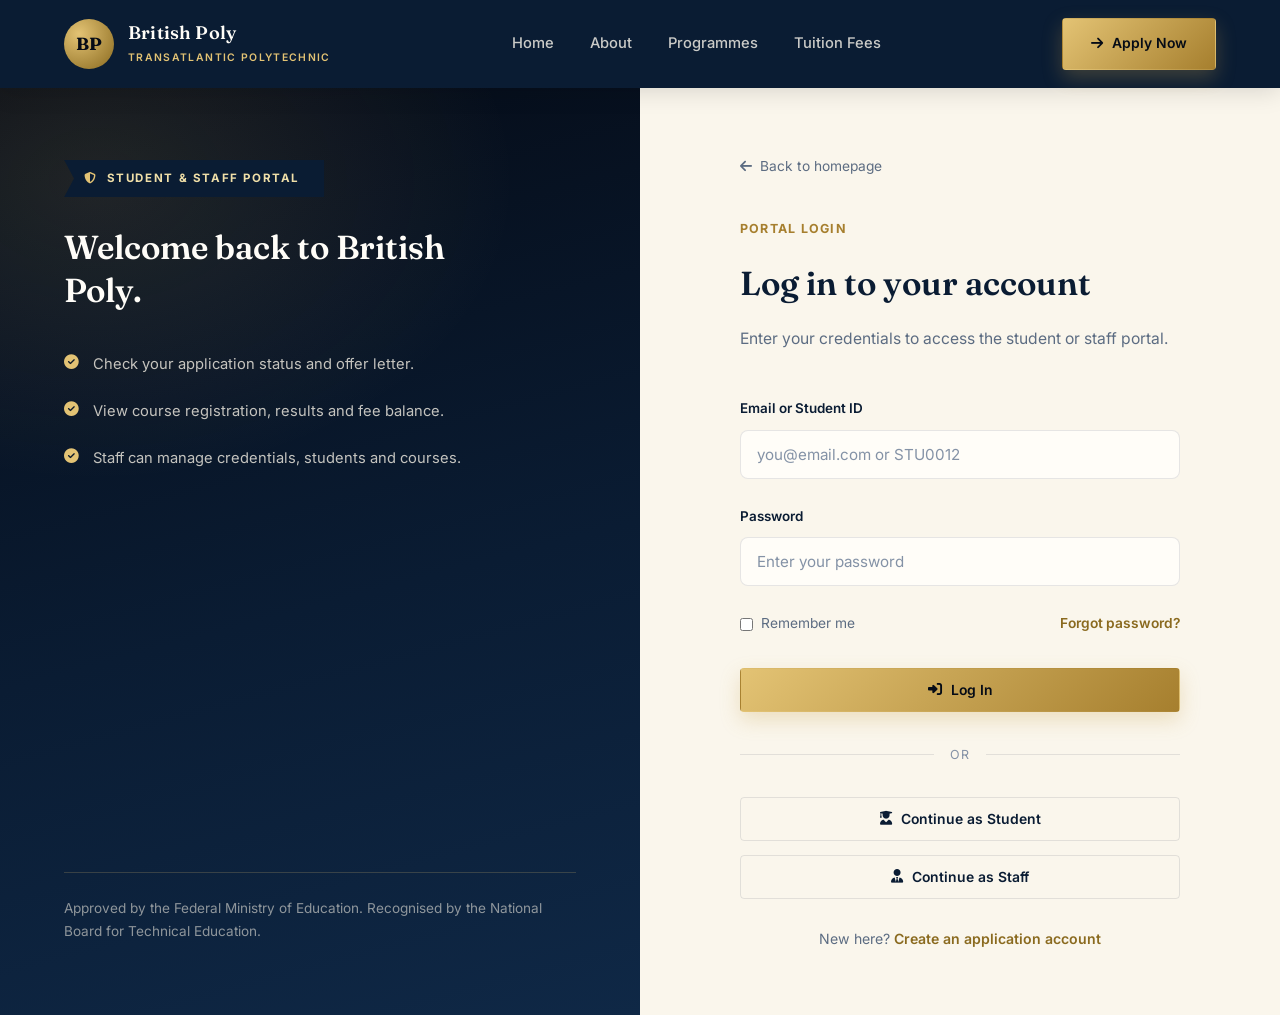
<file: src/pages/login.html>
<!DOCTYPE html>
<html lang="en">
<head>
<meta charset="UTF-8" />
<meta name="viewport" content="width=device-width, initial-scale=1.0" />
<title>Login to Portal — British Transatlantic Polytechnic</title>
<link rel="preconnect" href="https://fonts.googleapis.com">
<link href="https://fonts.googleapis.com/css2?family=Fraunces:opsz,wght@9..144,400;9..144,500;9..144,600;9..144,700;9..144,800&family=Inter:wght@400;500;600;700;800&display=swap" rel="stylesheet">
<link rel="stylesheet" href="https://cdnjs.cloudflare.com/ajax/libs/font-awesome/6.5.1/css/all.min.css">
<link rel="stylesheet" href="./style.css">
</head>
<body>

<header class="nav">
  <div class="wrap">
    <a href="index.html" class="brand">
      <div class="brand-mark">BP</div>
      <div class="brand-name"><b>British Poly</b><span>Transatlantic Polytechnic</span></div>
    </a>
    <nav class="links">
      <a href="index.html">Home</a>
      <a href="about.html">About</a>
      <a href="course-details.html">Programmes</a>
      <a href="tuition-fees.html">Tuition Fees</a>
    </nav>
    <div class="navbtns">
      <a href="signup.html" class="btn btn-gold"><i class="fas fa-arrow-right"></i> Apply Now</a>
    </div>
  </div>
</header>

<div class="auth-shell">
  <div class="auth-visual">
    <div>
      <div class="ribbon"><i class="fas fa-shield-halved"></i> Student &amp; Staff Portal</div>
      <h2 class="serif">Welcome back to British Poly.</h2>
      <ul class="auth-list">
        <li><i class="fas fa-circle-check"></i> Check your application status and offer letter.</li>
        <li><i class="fas fa-circle-check"></i> View course registration, results and fee balance.</li>
        <li><i class="fas fa-circle-check"></i> Staff can manage credentials, students and courses.</li>
      </ul>
    </div>
    <p class="auth-quote">Approved by the Federal Ministry of Education. Recognised by the National Board for Technical Education.</p>
  </div>

  <div class="auth-form-side">
    <div class="auth-card">
      <a href="index.html" class="back-home"><i class="fas fa-arrow-left"></i> Back to homepage</a>
      <div class="eyebrow">Portal Login</div>
      <h1 class="serif">Log in to your account</h1>
      <p>Enter your credentials to access the student or staff portal.</p>

      <form onsubmit="return false;">
        <div class="field-group">
          <label for="login-id">Email or Student ID</label>
          <input type="text" id="login-id" placeholder="you@email.com or STU0012" required>
        </div>

        <div class="field-group">
          <label for="login-pass">Password</label>
          <input type="password" id="login-pass" placeholder="Enter your password" required>
        </div>

        <div class="field-check" style="justify-content:space-between;display:flex;align-items:center;">
          <span style="display:flex;align-items:center;gap:8px;"><input type="checkbox" style="margin:0;"> Remember me</span>
          <a href="#">Forgot password?</a>
        </div>

        <button type="submit" class="btn btn-gold btn-block"><i class="fas fa-right-to-bracket"></i> Log In</button>
      </form>

      <div class="auth-divider">or</div>

      <div style="display:flex;flex-direction:column;gap:14px;">
        <button class="btn btn-outline-navy btn-block" type="button"><i class="fas fa-user-graduate"></i> Continue as Student</button>
        <button class="btn btn-outline-navy btn-block" type="button"><i class="fas fa-user-tie"></i> Continue as Staff</button>
      </div>

      <div class="auth-foot" style="justify-content:center;">
        <span>New here? <a href="signup.html">Create an application account</a></span>
      </div>
    </div>
  </div>
</div>

</body>
</html>
</file>
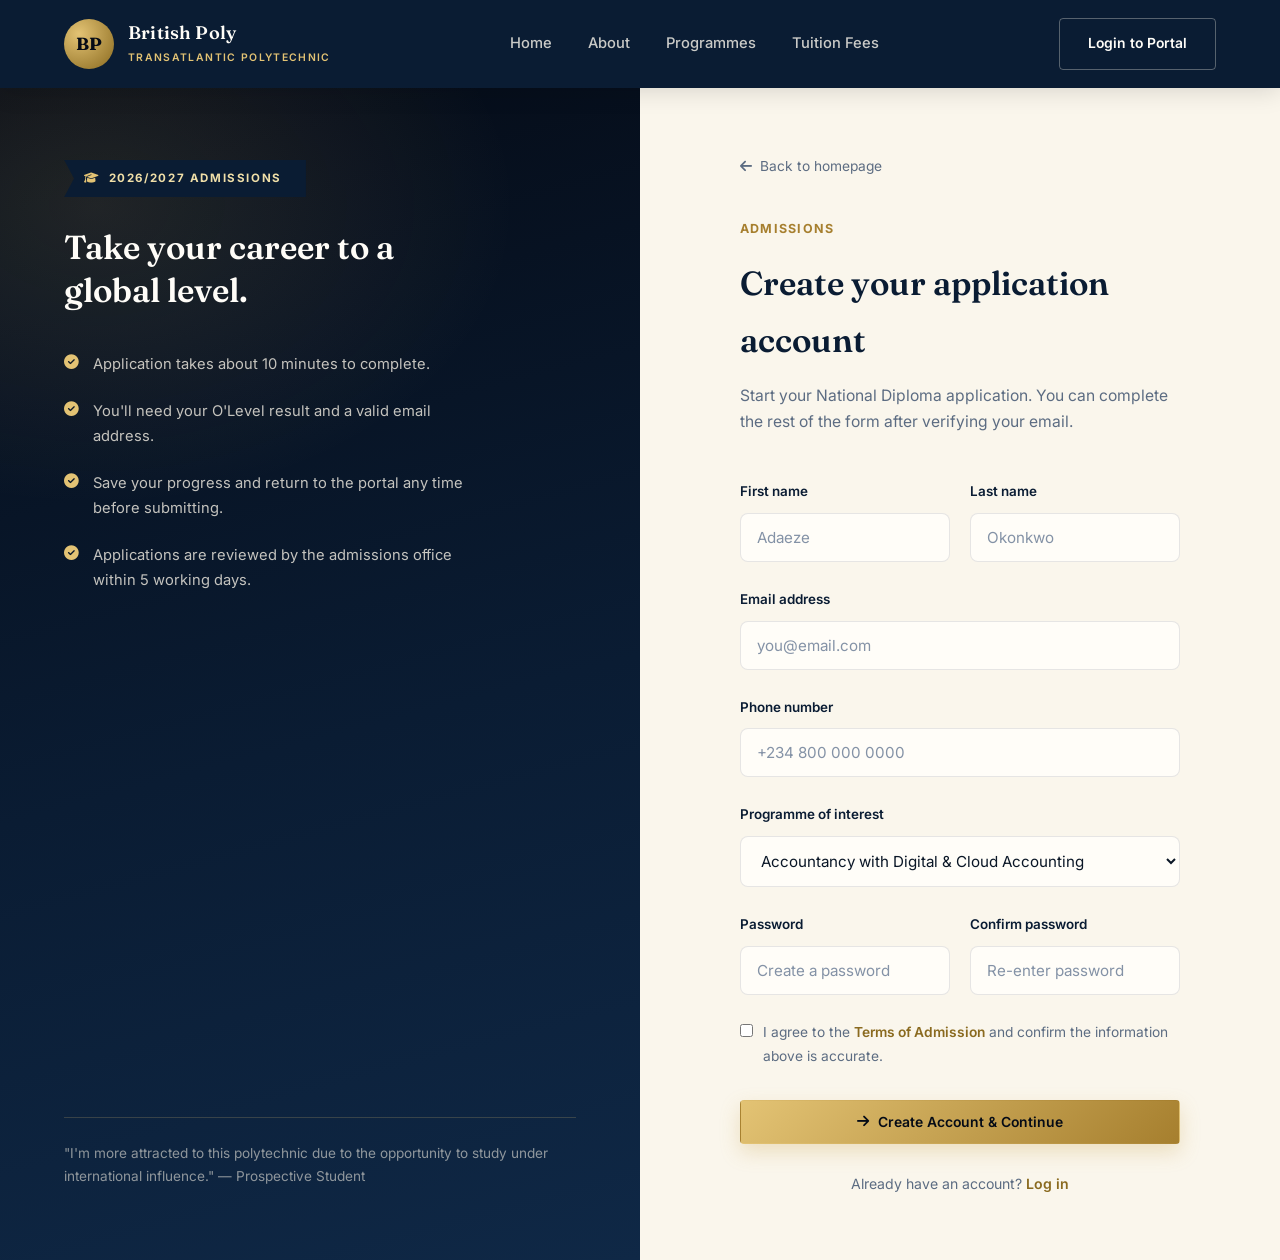
<file: src/pages/signup.html>
<!DOCTYPE html>
<html lang="en">
<head>
<meta charset="UTF-8" />
<meta name="viewport" content="width=device-width, initial-scale=1.0" />
<title>Apply for Admission — British Transatlantic Polytechnic</title>
<link rel="preconnect" href="https://fonts.googleapis.com">
<link href="https://fonts.googleapis.com/css2?family=Fraunces:opsz,wght@9..144,400;9..144,500;9..144,600;9..144,700;9..144,800&family=Inter:wght@400;500;600;700;800&display=swap" rel="stylesheet">
<link rel="stylesheet" href="https://cdnjs.cloudflare.com/ajax/libs/font-awesome/6.5.1/css/all.min.css">
<link rel="stylesheet" href="./style.css">
</head>
<body>

<header class="nav">
  <div class="wrap">
    <a href="index.html" class="brand">
      <div class="brand-mark">BP</div>
      <div class="brand-name"><b>British Poly</b><span>Transatlantic Polytechnic</span></div>
    </a>
    <nav class="links">
      <a href="index.html">Home</a>
      <a href="about.html">About</a>
      <a href="course-details.html">Programmes</a>
      <a href="tuition-fees.html">Tuition Fees</a>
    </nav>
    <div class="navbtns">
      <a href="login.html" class="btn btn-ghost">Login to Portal</a>
    </div>
  </div>
</header>

<div class="auth-shell">
  <div class="auth-visual">
    <div>
      <div class="ribbon"><i class="fas fa-graduation-cap"></i> 2026/2027 Admissions</div>
      <h2 class="serif">Take your career to a global level.</h2>
      <ul class="auth-list">
        <li><i class="fas fa-circle-check"></i> Application takes about 10 minutes to complete.</li>
        <li><i class="fas fa-circle-check"></i> You'll need your O'Level result and a valid email address.</li>
        <li><i class="fas fa-circle-check"></i> Save your progress and return to the portal any time before submitting.</li>
        <li><i class="fas fa-circle-check"></i> Applications are reviewed by the admissions office within 5 working days.</li>
      </ul>
    </div>
    <p class="auth-quote">"I'm more attracted to this polytechnic due to the opportunity to study under international influence." — Prospective Student</p>
  </div>

  <div class="auth-form-side">
    <div class="auth-card">
      <a href="index.html" class="back-home"><i class="fas fa-arrow-left"></i> Back to homepage</a>
      <div class="eyebrow">Admissions</div>
      <h1 class="serif">Create your application account</h1>
      <p>Start your National Diploma application. You can complete the rest of the form after verifying your email.</p>

      <form onsubmit="return false;">
        <div class="field-row">
          <div class="field-group">
            <label for="fname">First name</label>
            <input type="text" id="fname" placeholder="Adaeze" required>
          </div>
          <div class="field-group">
            <label for="lname">Last name</label>
            <input type="text" id="lname" placeholder="Okonkwo" required>
          </div>
        </div>

        <div class="field-group">
          <label for="email">Email address</label>
          <input type="email" id="email" placeholder="you@email.com" required>
        </div>

        <div class="field-group">
          <label for="phone">Phone number</label>
          <input type="tel" id="phone" placeholder="+234 800 000 0000" required>
        </div>

        <div class="field-group">
          <label for="programme">Programme of interest</label>
          <select id="programme">
            <option>Accountancy with Digital &amp; Cloud Accounting</option>
            <option>Computer Engineering with Software Systems</option>
            <option>Computer Science with Digital Media</option>
            <option>Electrical/Electronic Engineering</option>
            <option>Statistics with Data Science</option>
            <option>Mass Communication with Online Journalism</option>
            <option>Hotel &amp; Hospitality Management</option>
          </select>
        </div>

        <div class="field-row">
          <div class="field-group">
            <label for="pass">Password</label>
            <input type="password" id="pass" placeholder="Create a password" required>
          </div>
          <div class="field-group">
            <label for="cpass">Confirm password</label>
            <input type="password" id="cpass" placeholder="Re-enter password" required>
          </div>
        </div>

        <label class="field-check">
          <input type="checkbox" required>
          <span>I agree to the <a href="#">Terms of Admission</a> and confirm the information above is accurate.</span>
        </label>

        <button type="submit" class="btn btn-gold btn-block"><i class="fas fa-arrow-right"></i> Create Account &amp; Continue</button>
      </form>

      <div class="auth-foot" style="justify-content:center;">
        <span>Already have an account? <a href="login.html">Log in</a></span>
      </div>
    </div>
  </div>
</div>

</body>
</html>
</file>
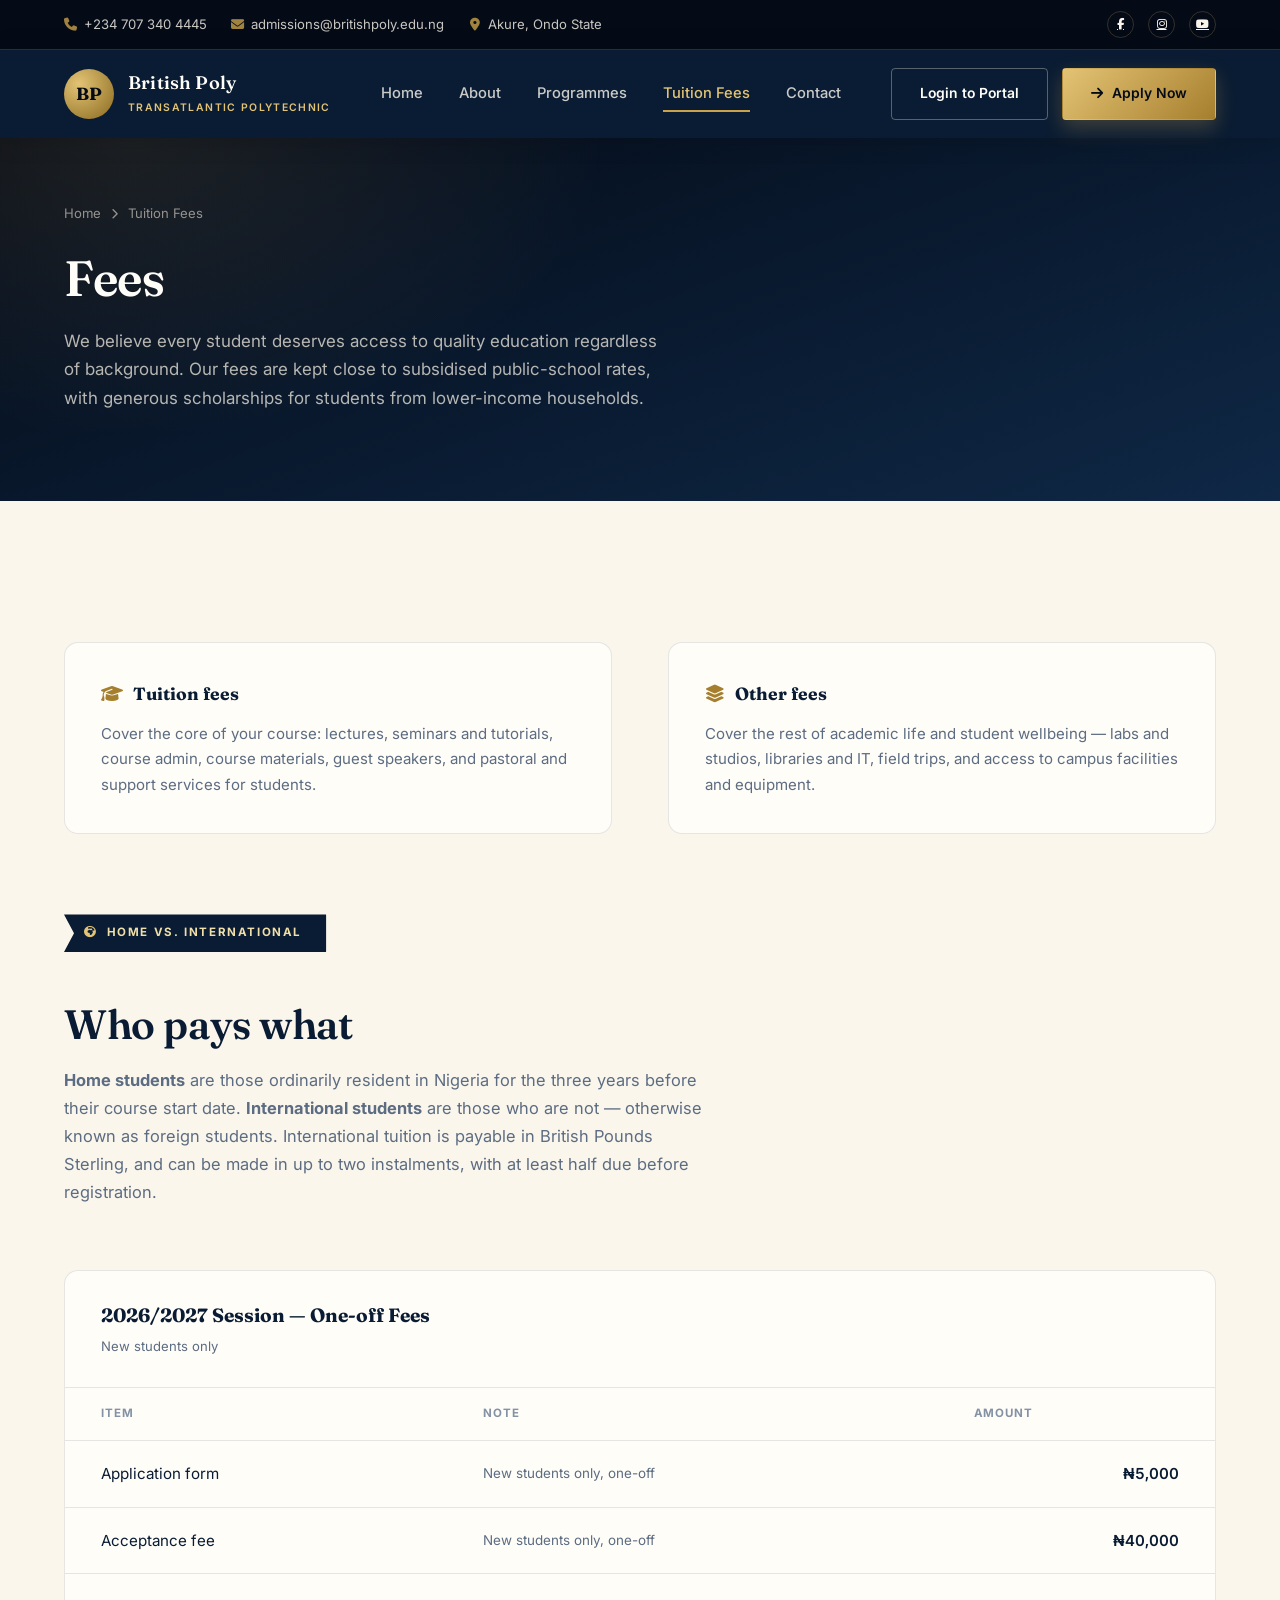
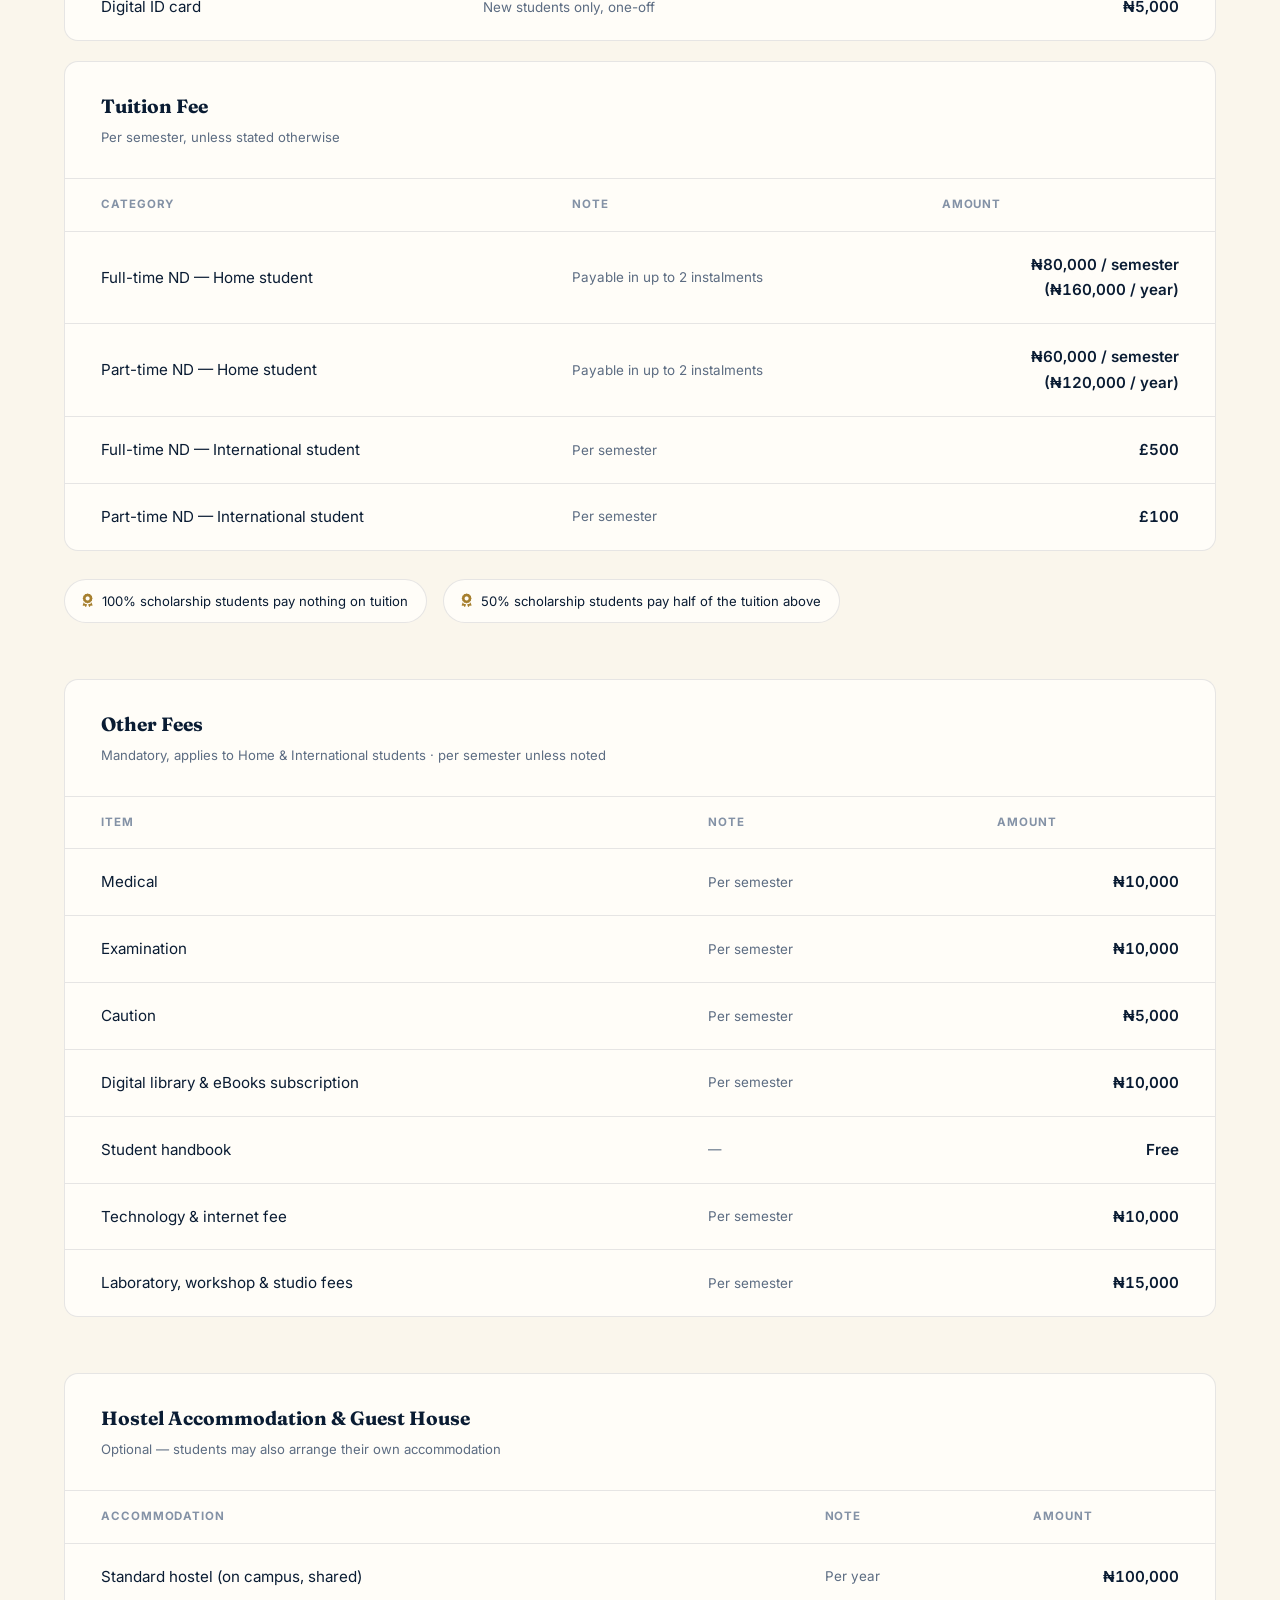
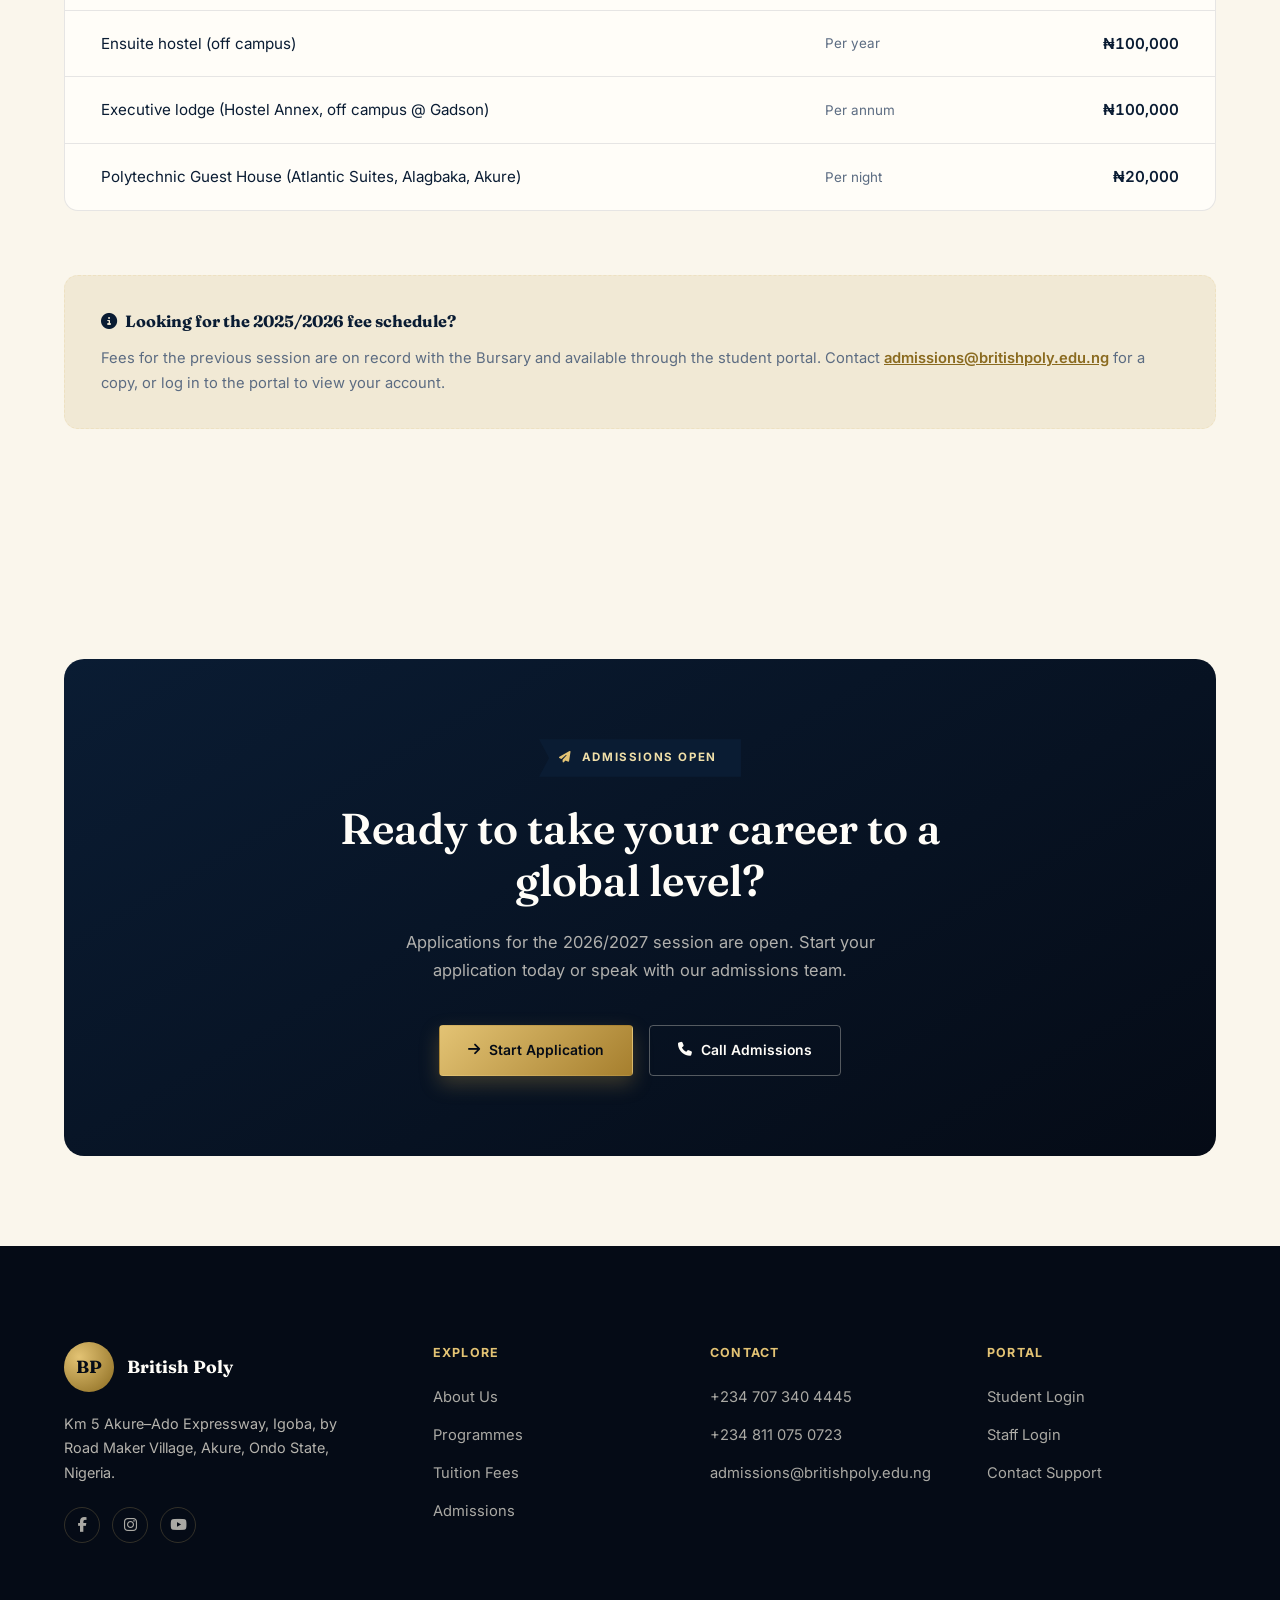
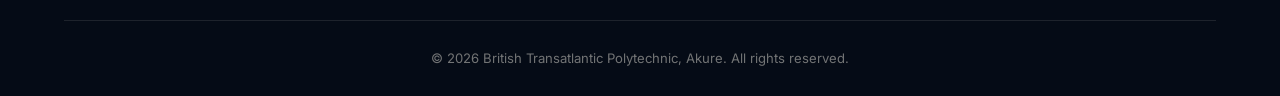
<file: src/pages/tuition-fees.html>
<!DOCTYPE html>
<html lang="en">
<head>
<meta charset="UTF-8" />
<meta name="viewport" content="width=device-width, initial-scale=1.0" />
<title>Tuition Fees — British Transatlantic Polytechnic</title>
<link rel="preconnect" href="https://fonts.googleapis.com">
<link href="https://fonts.googleapis.com/css2?family=Fraunces:opsz,wght@9..144,400;9..144,500;9..144,600;9..144,700;9..144,800&family=Inter:wght@400;500;600;700;800&display=swap" rel="stylesheet">
<link rel="stylesheet" href="https://cdnjs.cloudflare.com/ajax/libs/font-awesome/6.5.1/css/all.min.css">
<link rel="stylesheet" href="./style.css">
</head>
<body>

<div class="topbar">
  <div class="wrap">
    <div class="contacts">
      <a href="tel:+2347073404445"><i class="fas fa-phone"></i>+234 707 340 4445</a>
      <a href="mailto:admissions@britishpoly.edu.ng"><i class="fas fa-envelope"></i>admissions@britishpoly.edu.ng</a>
      <a href="#"><i class="fas fa-location-dot"></i>Akure, Ondo State</a>
    </div>
    <div class="social">
      <a href="#" aria-label="Facebook"><i class="fab fa-facebook-f"></i></a>
      <a href="#" aria-label="Instagram"><i class="fab fa-instagram"></i></a>
      <a href="#" aria-label="YouTube"><i class="fab fa-youtube"></i></a>
    </div>
  </div>
</div>

<header class="nav">
  <div class="wrap">
    <a href="index.html" class="brand">
      <div class="brand-mark">BP</div>
      <div class="brand-name"><b>British Poly</b><span>Transatlantic Polytechnic</span></div>
    </a>
    <nav class="links">
      <a href="index.html">Home</a>
      <a href="about.html">About</a>
      <a href="course-details.html">Programmes</a>
      <a href="tuition-fees.html" class="active">Tuition Fees</a>
      <a href="index.html#contact">Contact</a>
    </nav>
    <div class="navbtns">
      <a href="login.html" class="btn btn-ghost">Login to Portal</a>
      <a href="signup.html" class="btn btn-gold"><i class="fas fa-arrow-right"></i> Apply Now</a>
      <button class="navtoggle" aria-label="Toggle menu"><i class="fas fa-bars"></i></button>
    </div>
  </div>
</header>

<section class="subhero">
  <div class="wrap">
    <div class="crumb"><a href="index.html">Home</a><i class="fas fa-chevron-right"></i><span>Tuition Fees</span></div>
    <h1>Fees</h1>
    <p class="lede">We believe every student deserves access to quality education regardless of background. Our fees are kept close to subsidised public-school rates, with generous scholarships for students from lower-income households.</p>
  </div>
</section>

<section>
  <div class="wrap">

    <div class="fee-intro">
      <div class="fee-intro-card">
        <h4 class="serif"><i class="fas fa-graduation-cap" style="color:var(--gold-600);margin-right:10px;"></i>Tuition fees</h4>
        <p>Cover the core of your course: lectures, seminars and tutorials, course admin, course materials, guest speakers, and pastoral and support services for students.</p>
      </div>
      <div class="fee-intro-card">
        <h4 class="serif"><i class="fas fa-layer-group" style="color:var(--gold-600);margin-right:10px;"></i>Other fees</h4>
        <p>Cover the rest of academic life and student wellbeing — labs and studios, libraries and IT, field trips, and access to campus facilities and equipment.</p>
      </div>
    </div>

    <div class="section-head">
      <div class="ribbon"><i class="fas fa-earth-africa"></i> Home vs. International</div>
      <h2 class="serif" style="margin-top:24px;">Who pays what</h2>
      <p><strong>Home students</strong> are those ordinarily resident in Nigeria for the three years before their course start date. <strong>International students</strong> are those who are not — otherwise known as foreign students. International tuition is payable in British Pounds Sterling, and can be made in up to two instalments, with at least half due before registration.</p>
    </div>

    <div class="fee-table-wrap">
      <div class="fee-table-head">
        <div><h3 class="serif">2026/2027 Session — One-off Fees</h3><span>New students only</span></div>
      </div>
      <table class="fees">
        <thead><tr><th>Item</th><th>Note</th><th class="amount">Amount</th></tr></thead>
        <tbody>
          <tr><td>Application form</td><td class="note">New students only, one-off</td><td class="amount">₦5,000</td></tr>
          <tr><td>Acceptance fee</td><td class="note">New students only, one-off</td><td class="amount">₦40,000</td></tr>
          <tr><td>Digital ID card</td><td class="note">New students only, one-off</td><td class="amount">₦5,000</td></tr>
        </tbody>
      </table>
    </div>

    <div class="fee-table-wrap">
      <div class="fee-table-head">
        <div><h3 class="serif">Tuition Fee</h3><span>Per semester, unless stated otherwise</span></div>
      </div>
      <table class="fees">
        <thead><tr><th>Category</th><th>Note</th><th class="amount">Amount</th></tr></thead>
        <tbody>
          <tr><td>Full-time ND — Home student</td><td class="note">Payable in up to 2 instalments</td><td class="amount">₦80,000 / semester<br><span class="note">(₦160,000 / year)</span></td></tr>
          <tr><td>Part-time ND — Home student</td><td class="note">Payable in up to 2 instalments</td><td class="amount">₦60,000 / semester<br><span class="note">(₦120,000 / year)</span></td></tr>
          <tr><td>Full-time ND — International student</td><td class="note">Per semester</td><td class="amount">£500</td></tr>
          <tr><td>Part-time ND — International student</td><td class="note">Per semester</td><td class="amount">£100</td></tr>
        </tbody>
      </table>
    </div>
    <div class="scholarship-strip">
      <div class="pill"><i class="fas fa-award"></i> 100% scholarship students pay nothing on tuition</div>
      <div class="pill"><i class="fas fa-award"></i> 50% scholarship students pay half of the tuition above</div>
    </div>

    <div class="fee-table-wrap" style="margin-top:56px;">
      <div class="fee-table-head">
        <div><h3 class="serif">Other Fees</h3><span>Mandatory, applies to Home &amp; International students · per semester unless noted</span></div>
      </div>
      <table class="fees">
        <thead><tr><th>Item</th><th>Note</th><th class="amount">Amount</th></tr></thead>
        <tbody>
          <tr><td>Medical</td><td class="note">Per semester</td><td class="amount">₦10,000</td></tr>
          <tr><td>Examination</td><td class="note">Per semester</td><td class="amount">₦10,000</td></tr>
          <tr><td>Caution</td><td class="note">Per semester</td><td class="amount">₦5,000</td></tr>
          <tr><td>Digital library &amp; eBooks subscription</td><td class="note">Per semester</td><td class="amount">₦10,000</td></tr>
          <tr><td>Student handbook</td><td class="note">—</td><td class="amount">Free</td></tr>
          <tr><td>Technology &amp; internet fee</td><td class="note">Per semester</td><td class="amount">₦10,000</td></tr>
          <tr><td>Laboratory, workshop &amp; studio fees</td><td class="note">Per semester</td><td class="amount">₦15,000</td></tr>
        </tbody>
      </table>
    </div>

    <div class="fee-table-wrap" style="margin-top:56px;">
      <div class="fee-table-head">
        <div><h3 class="serif">Hostel Accommodation &amp; Guest House</h3><span>Optional — students may also arrange their own accommodation</span></div>
      </div>
      <table class="fees">
        <thead><tr><th>Accommodation</th><th>Note</th><th class="amount">Amount</th></tr></thead>
        <tbody>
          <tr><td>Standard hostel (on campus, shared)</td><td class="note">Per year</td><td class="amount">₦100,000</td></tr>
          <tr><td>Ensuite hostel (off campus)</td><td class="note">Per year</td><td class="amount">₦100,000</td></tr>
          <tr><td>Executive lodge (Hostel Annex, off campus @ Gadson)</td><td class="note">Per annum</td><td class="amount">₦100,000</td></tr>
          <tr><td>Polytechnic Guest House (Atlantic Suites, Alagbaka, Akure)</td><td class="note">Per night</td><td class="amount">₦20,000</td></tr>
        </tbody>
      </table>
    </div>

    <div class="fee-note-block">
      <h5><i class="fas fa-circle-info" style="margin-right:8px;"></i>Looking for the 2025/2026 fee schedule?</h5>
      <p>Fees for the previous session are on record with the Bursary and available through the student portal. Contact <a href="mailto:admissions@britishpoly.edu.ng" style="color:var(--gold-700);font-weight:600;">admissions@britishpoly.edu.ng</a> for a copy, or log in to the portal to view your account.</p>
    </div>
  </div>
</section>

<section class="section-tight">
  <div class="wrap">
    <div class="cta-band">
      <div class="ribbon"><i class="fas fa-paper-plane"></i> Admissions Open</div>
      <h2 class="serif">Ready to take your career to a global level?</h2>
      <p>Applications for the 2026/2027 session are open. Start your application today or speak with our admissions team.</p>
      <div class="ctas">
        <a href="signup.html" class="btn btn-gold"><i class="fas fa-arrow-right"></i> Start Application</a>
        <a href="tel:+2347073404445" class="btn btn-ghost"><i class="fas fa-phone"></i> Call Admissions</a>
      </div>
    </div>
  </div>
</section>

<footer>
  <div class="wrap">
    <div class="foot-top">
      <div class="foot-col">
        <div class="foot-brand"><div class="brand-mark">BP</div><b>British Poly</b></div>
        <p>Km 5 Akure–Ado Expressway, Igoba, by Road Maker Village, Akure, Ondo State, Nigeria.</p>
        <div class="foot-social">
          <a href="#" aria-label="Facebook"><i class="fab fa-facebook-f"></i></a>
          <a href="#" aria-label="Instagram"><i class="fab fa-instagram"></i></a>
          <a href="#" aria-label="YouTube"><i class="fab fa-youtube"></i></a>
        </div>
      </div>
      <div class="foot-col">
        <h5>Explore</h5>
        <a href="about.html">About Us</a>
        <a href="course-details.html">Programmes</a>
        <a href="tuition-fees.html">Tuition Fees</a>
        <a href="signup.html">Admissions</a>
      </div>
      <div class="foot-col">
        <h5>Contact</h5>
        <a href="tel:+2347073404445">+234 707 340 4445</a>
        <a href="tel:+2348110750723">+234 811 075 0723</a>
        <a href="mailto:admissions@britishpoly.edu.ng">admissions@britishpoly.edu.ng</a>
      </div>
      <div class="foot-col">
        <h5>Portal</h5>
        <a href="login.html">Student Login</a>
        <a href="login.html">Staff Login</a>
        <a href="index.html#contact">Contact Support</a>
      </div>
    </div>
    <div class="foot-bottom">© 2026 British Transatlantic Polytechnic, Akure. All rights reserved.</div>
  </div>
</footer>

<script>
  const toggle = document.querySelector('.navtoggle');
  const links = document.querySelector('nav.links');
  toggle.addEventListener('click', () => {
    const open = links.style.display === 'flex';
    links.style.cssText = open ? '' : 'display:flex;flex-direction:column;position:absolute;top:100%;left:0;right:0;background:#0a1c33;padding:24px 32px;gap:20px;border-top:1px solid rgba(227,195,116,.2);';
  });
</script>
</body>
</html>
</file>
<file: src/pages/style.css>
/* ========================================================================
   British Transatlantic Polytechnic — Design System
   Palette: deep navy + antique gold, on warm cream/ivory
   Type: Fraunces (display) + Inter (body/UI)
   ======================================================================== */

:root{
  --navy-950:#050b16;
  --navy-900:#0a1c33;
  --navy-800:#0f2846;
  --navy-700:#173a63;
  --navy-600:#204c80;
  --gold-300:#f0dfa8;
  --gold-400:#e3c374;
  --gold-500:#c9a24a;
  --gold-600:#a67f2e;
  --gold-700:#8a6a1f;
  --cream:#faf6ec;
  --cream-2:#f1e9d5;
  --ivory:#fffdf8;
  --ink:#0a1626;
  --text-dim:#5c6c82;
  --text-soft:#8492a6;
  --line-light:rgba(10,28,51,.10);
  --line-dark:rgba(227,195,116,.2);
  --radius:14px;
  --radius-sm:8px;

  /* generous, consistent spacing scale */
  --sp-page-x: clamp(24px, 5vw, 64px);
  --sp-section: clamp(80px, 11vw, 160px);
  --sp-section-sm: clamp(56px, 7vw, 96px);
  --sp-block: 48px;
}

*{margin:0;padding:0;box-sizing:border-box;}
html{scroll-behavior:smooth;}
body{font-family:'Inter',sans-serif;background:var(--cream);color:var(--ink);line-height:1.7;-webkit-font-smoothing:antialiased;}
img{max-width:100%;display:block;}
a{color:inherit;}
ul{list-style:none;}
button,input,select,textarea{font-family:inherit;}
.serif{font-family:'Fraunces',serif;}
@media (prefers-reduced-motion: reduce){ html{scroll-behavior:auto;} *{animation:none !important; transition:none !important;} }

.wrap{max-width:1280px;margin:0 auto;padding:0 var(--sp-page-x);}
.wrap-narrow{max-width:820px;margin:0 auto;padding:0 var(--sp-page-x);}

/* ---------- focus ---------- */
a:focus-visible,button:focus-visible,input:focus-visible,textarea:focus-visible,select:focus-visible{
  outline:2px solid var(--gold-500);outline-offset:3px;
}

/* ---------- ribbon eyebrow (signature device from the crest banner) ---------- */
.ribbon{
  display:inline-flex;align-items:center;gap:9px;
  background:var(--navy-900);color:var(--gold-300);
  padding:9px 24px 9px 20px;
  font-size:.72rem;font-weight:700;letter-spacing:.14em;text-transform:uppercase;
  clip-path:polygon(0 0,100% 0,100% 100%,0 100%,10px 50%);
  position:relative;
}
.ribbon::after{
  content:'';position:absolute;right:-9px;top:0;bottom:0;width:0;
  border-top:14px solid transparent;border-bottom:14px solid transparent;border-left:9px solid var(--navy-900);
}
.ribbon i{color:var(--gold-400);}

/* ---------- TOP BAR ---------- */
.topbar{background:var(--navy-950);color:var(--cream);font-size:.82rem;border-bottom:1px solid var(--line-dark);}
.topbar .wrap{display:flex;flex-wrap:wrap;gap:10px 28px;align-items:center;justify-content:space-between;padding:11px var(--sp-page-x);}
.topbar .contacts{display:flex;flex-wrap:wrap;gap:24px;}
.topbar .contacts a{text-decoration:none;color:var(--cream);opacity:.8;transition:opacity .2s,color .2s;}
.topbar .contacts a:hover{opacity:1;color:var(--gold-400);}
.topbar .contacts i{color:var(--gold-500);margin-right:7px;width:13px;text-align:center;}
.topbar .social{display:flex;gap:14px;}
.topbar .social a{width:27px;height:27px;border-radius:50%;border:1px solid var(--line-dark);display:flex;align-items:center;justify-content:center;font-size:.72rem;}
.topbar .social a:hover{border-color:var(--gold-500);color:var(--gold-400);}

/* ---------- NAV ---------- */
header.nav{background:var(--navy-900);position:sticky;top:0;z-index:60;box-shadow:0 2px 24px rgba(0,0,0,.15);}
header.nav .wrap{display:flex;align-items:center;justify-content:space-between;padding:18px var(--sp-page-x);gap:32px;}
.brand{display:flex;align-items:center;gap:14px;text-decoration:none;}
.brand img{width:50px;height:50px;object-fit:contain;flex-shrink:0;}
.brand-mark{width:50px;height:50px;border-radius:50%;background:radial-gradient(circle at 30% 30%,var(--gold-400),var(--gold-700));display:flex;align-items:center;justify-content:center;flex-shrink:0;color:var(--navy-950);font-family:'Fraunces',serif;font-weight:700;font-size:1.1rem;}
.brand-name{color:var(--ivory);line-height:1.25;}
.brand-name b{display:block;font-family:'Fraunces',serif;font-weight:600;font-size:1.14rem;letter-spacing:.01em;}
.brand-name span{font-size:.65rem;letter-spacing:.13em;color:var(--gold-400);text-transform:uppercase;font-weight:600;}

nav.links{display:flex;align-items:center;gap:36px;}
nav.links a{text-decoration:none;color:var(--cream);opacity:.8;font-size:.92rem;font-weight:500;transition:opacity .2s,color .2s;position:relative;padding:6px 0;}
nav.links a:hover{opacity:1;color:var(--gold-400);}
nav.links a.active{opacity:1;color:var(--gold-400);}
nav.links a.active::after{content:'';position:absolute;bottom:0;left:0;right:0;height:2px;background:var(--gold-500);}

.btn{display:inline-flex;align-items:center;gap:9px;padding:13px 28px;border-radius:4px;font-weight:600;font-size:.87rem;text-decoration:none;border:1px solid transparent;cursor:pointer;transition:transform .18s ease, box-shadow .18s ease, background .18s ease, border-color .18s ease, color .18s ease;white-space:nowrap;}
.btn-gold{background:linear-gradient(135deg,var(--gold-400),var(--gold-600));color:var(--navy-950);box-shadow:0 8px 20px rgba(201,162,74,.28);}
.btn-gold:hover{transform:translateY(-2px);box-shadow:0 12px 26px rgba(201,162,74,.4);}
.btn-ghost{border-color:rgba(249,244,232,.32);color:var(--ivory);}
.btn-ghost:hover{border-color:var(--gold-400);color:var(--gold-400);}
.btn-navy{background:var(--navy-900);color:var(--ivory);}
.btn-navy:hover{background:var(--navy-800);transform:translateY(-2px);}
.btn-outline-navy{border-color:var(--line-light);color:var(--navy-900);background:transparent;}
.btn-outline-navy:hover{border-color:var(--gold-500);color:var(--gold-700);}
.btn-block{width:100%;justify-content:center;}
.navbtns{display:flex;gap:14px;align-items:center;}
.navtoggle{display:none;background:none;border:none;color:var(--ivory);font-size:1.4rem;cursor:pointer;}

/* ---------- SUB-PAGE HERO (About / Course / Tuition) ---------- */
.subhero{
  position:relative;overflow:hidden;
  background:
    radial-gradient(ellipse 800px 500px at 10% 0%, rgba(227,195,116,.10), transparent 60%),
    linear-gradient(160deg,var(--navy-950) 0%,var(--navy-900) 60%,var(--navy-800) 100%);
  color:var(--ivory);
  padding:64px 0 88px;
}
.crumb{font-size:.82rem;color:rgba(249,244,232,.55);margin-bottom:26px;}
.crumb a{text-decoration:none;color:rgba(249,244,232,.55);}
.crumb a:hover{color:var(--gold-400);}
.crumb i{font-size:.68rem;margin:0 10px;}
.subhero h1{font-family:'Fraunces',serif;font-weight:600;font-size:clamp(2.1rem,4vw,3.1rem);line-height:1.14;letter-spacing:-.01em;max-width:760px;}
.subhero p.lede{margin-top:20px;font-size:1.06rem;color:rgba(249,244,232,.72);max-width:600px;}

/* ---------- SECTION SHELL ---------- */
section{padding:var(--sp-section) 0;}
.section-tight{padding:var(--sp-section-sm) 0;}
.section-head{max-width:640px;margin-bottom:64px;}
.section-head.center{margin-left:auto;margin-right:auto;text-align:center;}
.section-head .ribbon{margin-bottom:24px;}
.section-head h2{font-family:'Fraunces',serif;font-weight:600;font-size:clamp(1.9rem,3.2vw,2.6rem);letter-spacing:-.01em;line-height:1.18;color:var(--navy-900);}
.section-head p{color:var(--text-dim);margin-top:18px;font-size:1.03rem;}
.head-row{display:flex;justify-content:space-between;align-items:flex-end;gap:32px;flex-wrap:wrap;}
.dark{background:var(--navy-900);color:var(--ivory);}
.dark .section-head h2{color:var(--ivory);}
.dark .section-head p{color:rgba(249,244,232,.68);}
.link-arrow{font-weight:600;font-size:.92rem;color:var(--gold-600);text-decoration:none;display:inline-flex;align-items:center;gap:8px;white-space:nowrap;padding-bottom:6px;}
.dark .link-arrow{color:var(--gold-400);}
.link-arrow:hover{gap:12px;}

/* ---------- GENERIC CARD / PANEL ---------- */
.panel{background:var(--ivory);border-radius:var(--radius);border:1px solid var(--line-light);padding:44px;}
.divider{height:1px;background:var(--line-light);margin:var(--sp-block) 0;border:none;}

/* ---------- TRUST STRIP ---------- */
.trust{background:var(--navy-800);border-top:1px solid var(--line-dark);}
.trust .wrap{display:flex;flex-wrap:wrap;gap:18px 48px;justify-content:center;padding:24px var(--sp-page-x);color:rgba(249,244,232,.7);}
.trust .item{display:flex;align-items:center;gap:11px;font-size:.82rem;letter-spacing:.02em;}
.trust .item i{color:var(--gold-400);}

/* ---------- FOOTER ---------- */
footer{background:var(--navy-950);color:rgba(249,244,232,.72);}
.foot-top{padding:96px 0 64px;display:grid;grid-template-columns:1.4fr 1fr 1fr 1fr;gap:48px;}
.foot-col h5{color:var(--gold-400);font-size:.78rem;letter-spacing:.1em;text-transform:uppercase;margin-bottom:22px;font-weight:700;}
.foot-col a{display:block;text-decoration:none;color:rgba(249,244,232,.68);margin-bottom:13px;font-size:.92rem;}
.foot-col a:hover{color:var(--gold-400);}
.foot-brand{display:flex;align-items:center;gap:13px;margin-bottom:20px;}
.foot-brand img{width:42px;height:42px;object-fit:contain;}
.foot-brand b{font-family:'Fraunces',serif;font-size:1.1rem;color:var(--ivory);}
.foot-col p{font-size:.9rem;line-height:1.7;max-width:280px;margin-bottom:22px;}
.foot-social{display:flex;gap:12px;}
.foot-social a{width:36px;height:36px;border-radius:50%;border:1px solid var(--line-dark);display:flex;align-items:center;justify-content:center;}
.foot-social a:hover{border-color:var(--gold-500);color:var(--gold-400);}
.foot-bottom{border-top:1px solid rgba(249,244,232,.1);padding:26px 0;text-align:center;font-size:.82rem;color:rgba(249,244,232,.45);}

/* ---------- HOME HERO ---------- */
.hero{
  position:relative;overflow:hidden;
  background:
    radial-gradient(ellipse 800px 500px at 12% 8%, rgba(227,195,116,.10), transparent 60%),
    radial-gradient(ellipse 900px 600px at 90% 100%, rgba(32,76,128,.35), transparent 60%),
    linear-gradient(160deg,var(--navy-950) 0%,var(--navy-900) 55%,var(--navy-800) 100%);
  color:var(--ivory);
  padding:112px 0 0;
}
.hero .wrap{position:relative;display:grid;grid-template-columns:1.05fr .95fr;gap:80px;align-items:center;}
.hero-copy{padding-bottom:120px;max-width:560px;}
.hero-copy .ribbon{margin-bottom:30px;}
.hero h1{font-family:'Fraunces',serif;font-weight:600;font-size:clamp(2.3rem,4.2vw,3.4rem);line-height:1.12;letter-spacing:-.01em;margin-bottom:28px;}
.hero h1 em{font-style:italic;color:var(--gold-400);font-weight:500;}
.hero p.lede{font-size:1.08rem;color:rgba(249,244,232,.76);max-width:460px;margin-bottom:40px;}
.hero .ctas{display:flex;gap:16px;flex-wrap:wrap;margin-bottom:48px;}
.hero .accred-line{display:flex;gap:26px;flex-wrap:wrap;align-items:center;font-size:.82rem;color:rgba(249,244,232,.6);}
.hero .accred-line span{display:flex;align-items:center;gap:9px;}
.hero .accred-line i{color:var(--gold-400);}

.hero-visual{position:relative;padding:20px 30px 92px;}
.crest-frame{
  background:linear-gradient(150deg,var(--navy-800),var(--navy-950));
  border:1px solid var(--line-dark);border-radius:var(--radius);
  padding:56px 40px;text-align:center;position:relative;
  box-shadow:0 40px 90px rgba(0,0,0,.45);
}
.crest-frame::before{content:'';position:absolute;inset:10px;border:1px solid rgba(227,195,116,.25);border-radius:9px;pointer-events:none;}
.crest-frame img{width:170px;height:170px;object-fit:contain;margin:0 auto 26px;filter:drop-shadow(0 12px 20px rgba(0,0,0,.4));}
.crest-frame h3{font-family:'Fraunces',serif;color:var(--gold-300);font-size:1.15rem;font-weight:600;margin-bottom:8px;}
.crest-frame p{color:rgba(249,244,232,.6);font-size:.86rem;letter-spacing:.03em;}
.stat-float{
  position:absolute;background:var(--ivory);color:var(--ink);border-radius:10px;
  padding:18px 22px;box-shadow:0 20px 44px rgba(0,0,0,.25);display:flex;align-items:center;gap:14px;
}
.stat-float.a{bottom:36px;left:-14px;}
.stat-float.b{top:56px;right:-8px;}
.stat-float i{color:var(--gold-600);font-size:1.3rem;}
.stat-float b{display:block;font-family:'Fraunces',serif;font-size:1.15rem;line-height:1;}
.stat-float span{font-size:.68rem;color:var(--text-dim);text-transform:uppercase;letter-spacing:.05em;}

/* ---------- ABOUT TEASER (home) ---------- */
.about-split{display:grid;grid-template-columns:.85fr 1.15fr;gap:88px;align-items:center;}
.about-visual{position:relative;}
.about-photo{
  aspect-ratio:4/5;border-radius:var(--radius);overflow:hidden;position:relative;
  background:
    radial-gradient(circle at 30% 20%, rgba(227,195,116,.35), transparent 55%),
    linear-gradient(155deg,var(--navy-700),var(--navy-950));
  display:flex;align-items:center;justify-content:center;
  box-shadow:0 30px 60px rgba(10,28,51,.2);
}
.about-photo i{font-size:4.5rem;color:rgba(227,195,116,.5);}
.about-badge{
  position:absolute;bottom:-28px;right:-28px;background:var(--ivory);border-radius:12px;
  padding:22px 26px;box-shadow:0 20px 48px rgba(10,28,51,.2);text-align:center;
  border-top:3px solid var(--gold-500);
}
.about-badge b{display:block;font-family:'Fraunces',serif;font-size:1.8rem;color:var(--navy-900);}
.about-badge span{font-size:.72rem;text-transform:uppercase;letter-spacing:.06em;color:var(--text-dim);}
.about-copy p{color:var(--text-dim);margin-bottom:20px;font-size:1.02rem;max-width:520px;}
.about-list{display:grid;grid-template-columns:1fr 1fr;gap:16px 24px;margin:32px 0 36px;}
.about-list li{display:flex;gap:12px;align-items:flex-start;font-size:.92rem;color:var(--navy-900);font-weight:500;}
.about-list i{color:var(--gold-600);margin-top:3px;}

/* ---------- PROGRAMME CARDS ---------- */
.prog-grid{display:grid;grid-template-columns:repeat(auto-fit,minmax(300px,1fr));gap:36px;}
.prog-card{
  background:var(--ivory);border-radius:12px;overflow:hidden;
  box-shadow:0 10px 30px rgba(10,28,51,.06);
  transition:transform .25s ease, box-shadow .25s ease;
}
.prog-card:hover{transform:translateY(-6px);box-shadow:0 24px 46px rgba(10,28,51,.13);}
.prog-photo{aspect-ratio:16/10;position:relative;overflow:hidden;display:flex;align-items:center;justify-content:center;}
.prog-photo i{font-size:2.6rem;color:rgba(255,255,255,.85);position:relative;z-index:1;}
.prog-photo .tag{
  position:absolute;top:16px;left:16px;background:rgba(5,11,22,.55);backdrop-filter:blur(3px);
  color:var(--gold-300);font-size:.66rem;font-weight:700;letter-spacing:.08em;text-transform:uppercase;
  padding:7px 13px;border-radius:20px;z-index:1;
}
.pg-1{background:linear-gradient(145deg,#173a63,#0a1c33);}
.pg-2{background:linear-gradient(145deg,#204c80,#0f2846);}
.pg-3{background:linear-gradient(145deg,#8a6a1f,#0a1c33);}
.pg-4{background:linear-gradient(145deg,#0f2846,#173a63);}
.pg-5{background:linear-gradient(145deg,#a67f2e,#0f2846);}
.pg-6{background:linear-gradient(145deg,#173a63,#204c80);}
.prog-body{padding:26px 28px 28px;}
.prog-body h4{font-family:'Fraunces',serif;font-weight:600;font-size:1.1rem;line-height:1.34;margin-bottom:16px;color:var(--navy-900);}
.prog-body .meta{display:flex;justify-content:space-between;align-items:center;font-size:.78rem;color:var(--text-dim);border-top:1px solid var(--line-light);padding-top:16px;}
.prog-body .meta a{color:var(--gold-600);font-weight:600;text-decoration:none;}
.prog-body .meta a:hover{text-decoration:underline;}

/* ---------- FEATURES ---------- */
.feat-grid{display:grid;grid-template-columns:repeat(auto-fit,minmax(250px,1fr));gap:32px;}
.feat{background:var(--ivory);border-radius:12px;padding:40px 32px;border:1px solid var(--line-light);transition:transform .2s,box-shadow .2s;}
.feat:hover{transform:translateY(-5px);box-shadow:0 20px 40px rgba(10,28,51,.08);}
.feat .ic{
  width:56px;height:56px;border-radius:12px;
  background:linear-gradient(140deg,var(--gold-400),var(--gold-600));
  display:flex;align-items:center;justify-content:center;margin-bottom:26px;
  box-shadow:0 10px 20px rgba(201,162,74,.3);
}
.feat .ic i{color:var(--navy-950);font-size:1.35rem;}
.feat h4{font-family:'Fraunces',serif;font-weight:600;font-size:1.14rem;margin-bottom:13px;color:var(--navy-900);}
.feat p{color:var(--text-dim);font-size:.94rem;}

/* ---------- STATS BAND ---------- */
.stats-band{
  background:linear-gradient(160deg,var(--navy-950),var(--navy-800));
  border-radius:16px;padding:64px 48px;
  display:grid;grid-template-columns:repeat(4,1fr);gap:32px;position:relative;overflow:hidden;
}
.stat-item{text-align:center;position:relative;}
.stat-item i{color:var(--gold-400);font-size:1.3rem;margin-bottom:14px;}
.stat-item b{display:block;font-family:'Fraunces',serif;font-size:2.2rem;color:var(--ivory);}
.stat-item span{font-size:.76rem;color:rgba(249,244,232,.6);text-transform:uppercase;letter-spacing:.06em;}

/* ---------- TESTIMONIALS ---------- */
.testi-grid{display:grid;grid-template-columns:repeat(auto-fit,minmax(300px,1fr));gap:32px;}
.testi{background:var(--ivory);border-radius:12px;padding:36px 32px;border:1px solid var(--line-light);}
.testi .stars{color:var(--gold-500);font-size:.8rem;margin-bottom:18px;letter-spacing:2px;}
.testi p{color:var(--navy-900);font-size:.98rem;line-height:1.75;margin-bottom:24px;}
.testi .who{display:flex;align-items:center;gap:12px;}
.testi .avatar{width:42px;height:42px;border-radius:50%;background:linear-gradient(140deg,var(--navy-700),var(--navy-900));display:flex;align-items:center;justify-content:center;color:var(--gold-300);font-family:'Fraunces',serif;font-weight:600;}
.testi .who b{display:block;font-size:.9rem;color:var(--navy-900);}
.testi .who span{font-size:.78rem;color:var(--text-dim);}

/* ---------- FINAL CTA BAND ---------- */
.cta-band{
  background:linear-gradient(150deg,var(--navy-900),var(--navy-950));
  border-radius:20px;padding:80px 64px;text-align:center;position:relative;overflow:hidden;
}
.cta-band .ribbon{margin-bottom:26px;}
.cta-band h2{font-family:'Fraunces',serif;font-weight:600;font-size:clamp(1.9rem,3.4vw,2.7rem);color:var(--ivory);max-width:640px;margin:0 auto 22px;line-height:1.2;}
.cta-band p{color:rgba(249,244,232,.7);max-width:520px;margin:0 auto 40px;font-size:1.03rem;}
.cta-band .ctas{display:flex;gap:16px;justify-content:center;flex-wrap:wrap;}

/* ---------- RESPONSIVE ---------- */
@media (max-width:980px){
  .topbar{display:none;}
  .navtoggle{display:block;}
  nav.links{display:none;}
  .foot-top{grid-template-columns:1fr 1fr;padding:72px 0 48px;gap:40px;}
  .hero .wrap{grid-template-columns:1fr;gap:56px;}
  .hero-copy{padding-bottom:0;max-width:none;}
  .hero-visual{max-width:420px;margin:0 auto;padding-bottom:70px;}
  .about-split{grid-template-columns:1fr;gap:64px;}
  .about-visual{max-width:380px;margin:0 auto;}
  .stats-band{grid-template-columns:1fr 1fr;}
  .auth-shell{grid-template-columns:1fr;}
  .auth-visual{display:none;}
  .course-layout{grid-template-columns:1fr;}
  .course-side{position:static;}
}
@media (max-width:640px){
  .foot-top{grid-template-columns:1fr;}
  .about-list{grid-template-columns:1fr;}
  .cta-band{padding:56px 28px;}
  .stats-band{grid-template-columns:1fr 1fr;padding:44px 28px;}
}

/* ---------- FORMS (signup / login) ---------- */
.auth-shell{
  min-height:calc(100vh - 76px);
  display:grid;grid-template-columns:1fr 1fr;
}
.auth-visual{
  position:relative;overflow:hidden;
  background:
    radial-gradient(ellipse 700px 500px at 15% 10%, rgba(227,195,116,.12), transparent 60%),
    linear-gradient(165deg,var(--navy-950) 0%,var(--navy-900) 55%,var(--navy-800) 100%);
  color:var(--ivory);
  padding:72px 64px;display:flex;flex-direction:column;justify-content:space-between;
}
.auth-visual .ribbon{margin-bottom:28px;}
.auth-visual h2{font-family:'Fraunces',serif;font-weight:600;font-size:clamp(1.7rem,2.6vw,2.2rem);line-height:1.3;max-width:420px;}
.auth-visual .auth-list{margin-top:40px;display:flex;flex-direction:column;gap:22px;max-width:400px;}
.auth-visual .auth-list li{display:flex;gap:14px;align-items:flex-start;font-size:.92rem;color:rgba(249,244,232,.78);}
.auth-visual .auth-list i{color:var(--gold-400);margin-top:3px;}
.auth-visual .auth-quote{font-size:.85rem;color:rgba(249,244,232,.55);border-top:1px solid var(--line-dark);padding-top:24px;}

.auth-form-side{display:flex;align-items:center;justify-content:center;padding:64px var(--sp-page-x);}
.auth-card{width:100%;max-width:440px;}
.auth-card .eyebrow{font-size:.78rem;letter-spacing:.1em;text-transform:uppercase;color:var(--gold-600);font-weight:700;margin-bottom:16px;}
.auth-card h1{font-family:'Fraunces',serif;font-weight:600;font-size:clamp(1.7rem,2.6vw,2.1rem);color:var(--navy-900);margin-bottom:14px;}
.auth-card>p{color:var(--text-dim);margin-bottom:44px;font-size:.98rem;}

.field-group{margin-bottom:26px;}
.field-row{display:grid;grid-template-columns:1fr 1fr;gap:20px;}
.field-group label{display:block;font-size:.84rem;font-weight:600;color:var(--navy-900);margin-bottom:10px;}
.field-group input,.field-group select{
  width:100%;padding:14px 16px;border-radius:8px;border:1px solid var(--line-light);
  background:var(--ivory);font-size:.95rem;color:var(--ink);transition:border-color .2s, box-shadow .2s;
}
.field-group input:focus,.field-group select:focus{border-color:var(--gold-500);box-shadow:0 0 0 4px rgba(201,162,74,.12);outline:none;}
.field-group input::placeholder{color:var(--text-soft);}
.field-hint{font-size:.78rem;color:var(--text-soft);margin-top:8px;}
.field-check{display:flex;align-items:flex-start;gap:10px;font-size:.86rem;color:var(--text-dim);margin-bottom:32px;}
.field-check input{margin-top:3px;}
.field-check a{color:var(--gold-700);text-decoration:none;font-weight:600;}
.field-check a:hover{text-decoration:underline;}
.auth-foot{display:flex;justify-content:space-between;align-items:center;margin-top:28px;font-size:.88rem;color:var(--text-dim);}
.auth-foot a{color:var(--gold-700);font-weight:600;text-decoration:none;}
.auth-foot a:hover{text-decoration:underline;}
.auth-divider{display:flex;align-items:center;gap:16px;margin:32px 0;color:var(--text-soft);font-size:.78rem;text-transform:uppercase;letter-spacing:.06em;}
.auth-divider::before,.auth-divider::after{content:'';flex:1;height:1px;background:var(--line-light);}
.back-home{display:inline-flex;align-items:center;gap:8px;font-size:.86rem;color:var(--text-dim);text-decoration:none;margin-bottom:40px;}
.back-home:hover{color:var(--gold-700);}

@media (max-width:520px){
  .field-row{grid-template-columns:1fr;}
}

/* ---------- COURSE DETAIL PAGE ---------- */
.course-layout{display:grid;grid-template-columns:1fr .42fr;gap:80px;align-items:start;}
.course-body h2{font-family:'Fraunces',serif;font-weight:600;font-size:1.5rem;color:var(--navy-900);margin:56px 0 20px;}
.course-body h2:first-child{margin-top:0;}
.course-body p{color:var(--text-dim);margin-bottom:18px;font-size:1.02rem;}
.course-body ul{margin:20px 0 28px;display:flex;flex-direction:column;gap:14px;}
.course-body ul li{display:flex;gap:14px;align-items:flex-start;color:var(--navy-900);font-size:.98rem;}
.course-body ul li i{color:var(--gold-600);margin-top:5px;flex-shrink:0;}
.course-side{position:sticky;top:110px;display:flex;flex-direction:column;gap:24px;}
.course-fact{background:var(--ivory);border:1px solid var(--line-light);border-radius:var(--radius);padding:36px;}
.course-fact h5{font-size:.74rem;letter-spacing:.1em;text-transform:uppercase;color:var(--gold-600);font-weight:700;margin-bottom:22px;}
.course-fact dl{display:flex;flex-direction:column;gap:18px;}
.course-fact .row{display:flex;justify-content:space-between;gap:12px;border-bottom:1px solid var(--line-light);padding-bottom:16px;font-size:.9rem;}
.course-fact .row:last-child{border-bottom:none;padding-bottom:0;}
.course-fact .row dt{color:var(--text-dim);}
.course-fact .row dd{color:var(--navy-900);font-weight:600;text-align:right;}
.course-hero-photo{
  aspect-ratio:16/10;border-radius:var(--radius);position:relative;overflow:hidden;margin-bottom:56px;
  background:linear-gradient(150deg,var(--navy-700),var(--navy-950));
  display:flex;align-items:center;justify-content:center;box-shadow:0 30px 60px rgba(10,28,51,.18);
}
.course-hero-photo i{font-size:3.4rem;color:rgba(227,195,116,.55);}
.course-hero-photo .tag{position:absolute;top:22px;left:22px;background:rgba(5,11,22,.55);backdrop-filter:blur(3px);color:var(--gold-300);font-size:.7rem;font-weight:700;letter-spacing:.08em;text-transform:uppercase;padding:8px 16px;border-radius:20px;}

/* ---------- TUITION TABLES ---------- */
.fee-intro{display:grid;grid-template-columns:1fr 1fr;gap:56px;margin-bottom:80px;}
.fee-intro-card{background:var(--ivory);border:1px solid var(--line-light);border-radius:var(--radius);padding:36px;}
.fee-intro-card h4{font-family:'Fraunces',serif;font-size:1.1rem;color:var(--navy-900);margin-bottom:12px;}
.fee-intro-card p{color:var(--text-dim);font-size:.94rem;}
.fee-table-wrap{background:var(--ivory);border:1px solid var(--line-light);border-radius:var(--radius);overflow:hidden;margin-bottom:20px;}
.fee-table-head{padding:28px 36px;border-bottom:1px solid var(--line-light);display:flex;justify-content:space-between;align-items:center;gap:20px;flex-wrap:wrap;}
.fee-table-head h3{font-family:'Fraunces',serif;font-size:1.2rem;color:var(--navy-900);}
.fee-table-head span{font-size:.82rem;color:var(--text-dim);}
table.fees{width:100%;border-collapse:collapse;}
table.fees th{text-align:left;font-size:.72rem;letter-spacing:.08em;text-transform:uppercase;color:var(--text-soft);padding:16px 36px;border-bottom:1px solid var(--line-light);}
table.fees td{padding:20px 36px;border-bottom:1px solid var(--line-light);font-size:.95rem;color:var(--navy-900);}
table.fees tr:last-child td{border-bottom:none;}
table.fees td.amount{text-align:right;font-weight:600;font-variant-numeric:tabular-nums;}
table.fees td.note{color:var(--text-dim);font-size:.84rem;}
.fee-note-block{margin-top:64px;padding:32px 36px;background:var(--cream-2);border-radius:var(--radius);border:1px dashed var(--line-dark);}
.fee-note-block h5{font-family:'Fraunces',serif;color:var(--navy-900);margin-bottom:10px;font-size:1.02rem;}
.fee-note-block p{color:var(--text-dim);font-size:.92rem;}
.scholarship-strip{display:flex;gap:16px;flex-wrap:wrap;margin:28px 0 0;}
.scholarship-strip .pill{background:var(--ivory);border:1px solid var(--line-light);padding:10px 18px;border-radius:30px;font-size:.82rem;color:var(--navy-900);display:flex;align-items:center;gap:9px;}
.scholarship-strip .pill i{color:var(--gold-600);}

@media (max-width:900px){
  .course-layout{grid-template-columns:1fr;}
  .fee-intro{grid-template-columns:1fr;}
  table.fees th:nth-child(3),table.fees td:nth-child(3){display:none;}
}
@media (max-width:600px){
  table.fees th,table.fees td{padding:14px 18px;}
  .fee-table-head{padding:20px 18px;}
}
</file>
